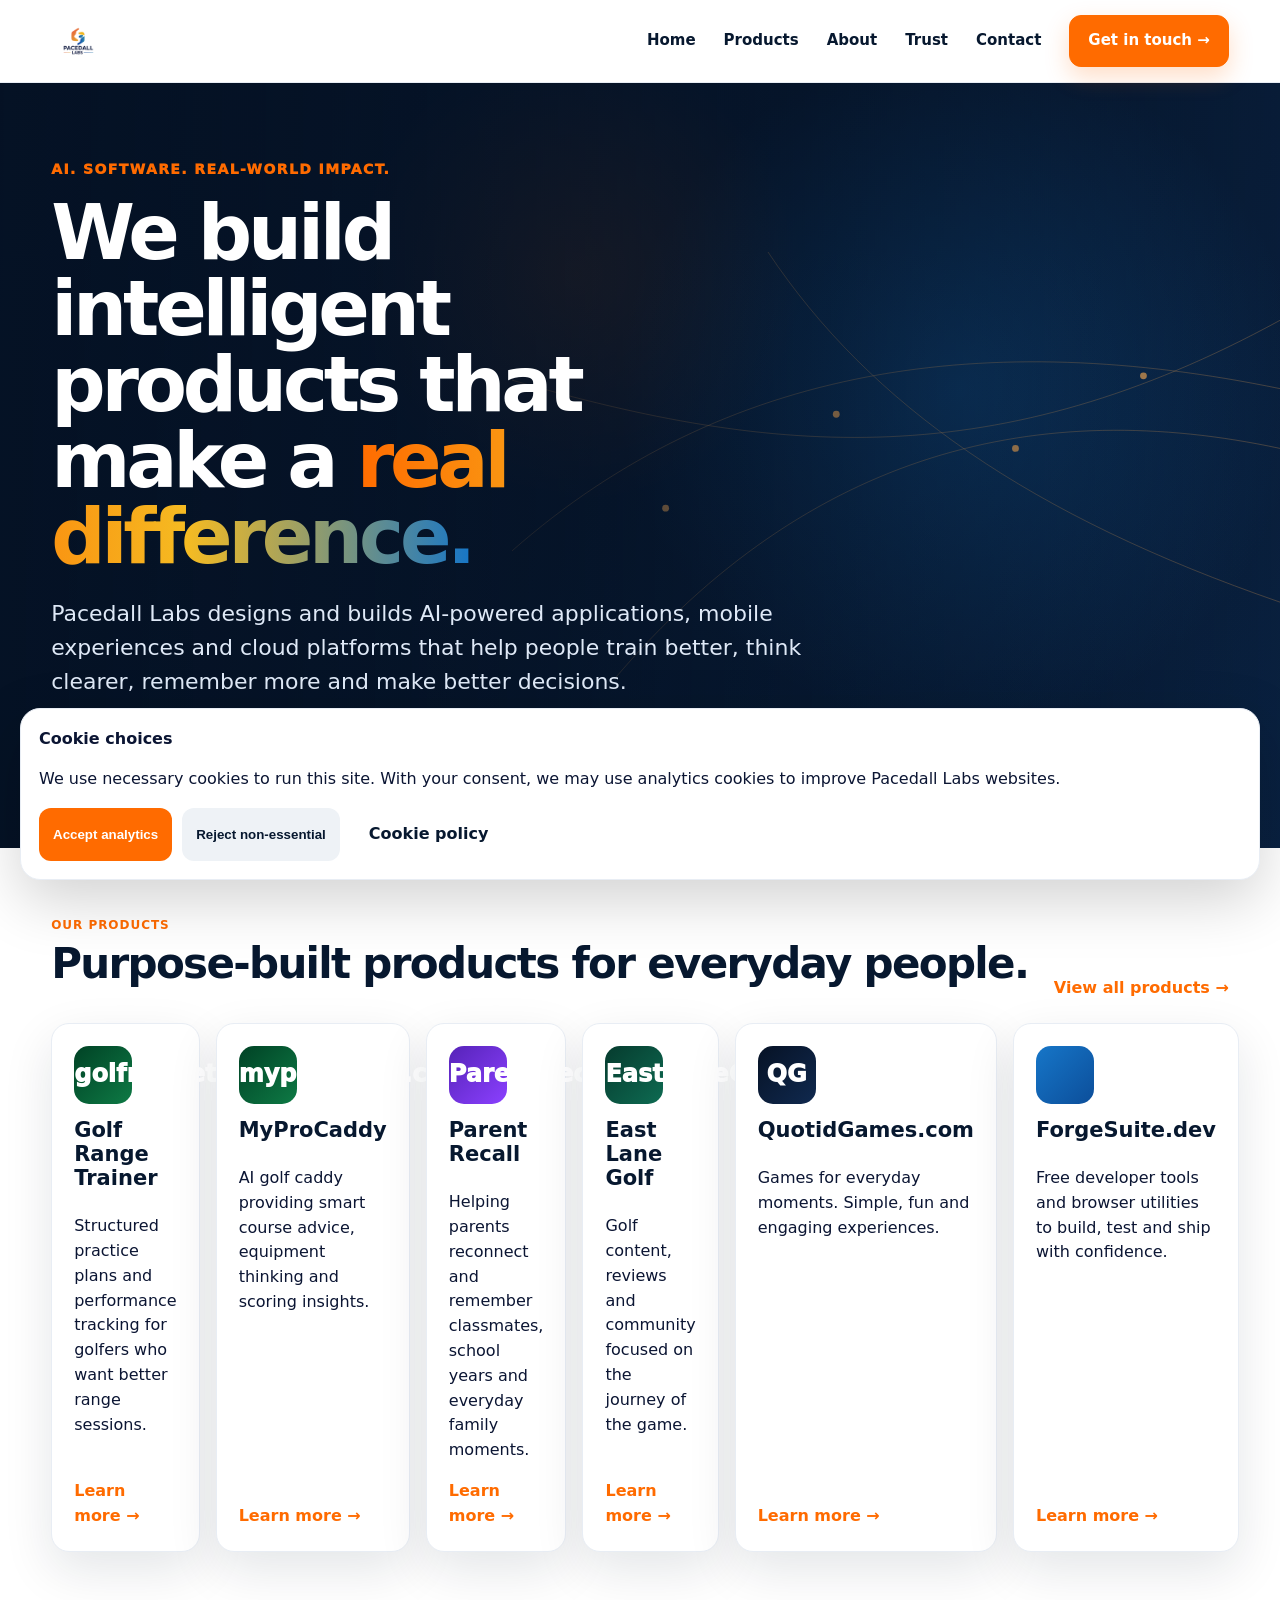
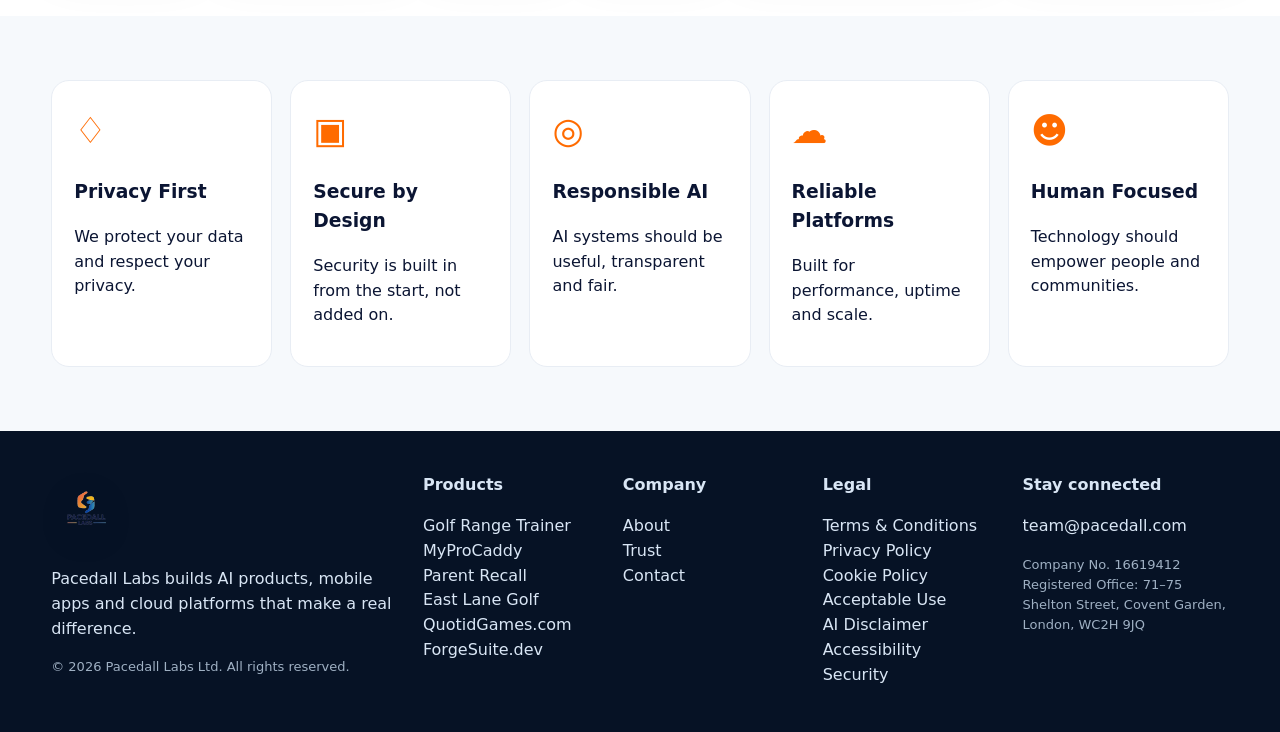
<file: index.html>
<!doctype html><html lang='en'><head><meta charset='utf-8'><meta name='viewport' content='width=device-width, initial-scale=1'><title>Home | Pacedall Labs</title><meta name='description' content='Pacedall Labs builds practical AI products, mobile applications and cloud platforms.'><link rel='stylesheet' href='/css/style.css'></head><body><header class='topbar'><div class='container nav'><a class='brand' href='/index.html'><img src='/assets/img/pacedall-labs-logo-transparent.png' alt='Pacedall Labs logo'></a><button class='menu-toggle'>Menu</button><nav class='navlinks'><a href='/index.html'>Home</a><a href='/products.html'>Products</a><a href='/about.html'>About</a><a href='/trust.html'>Trust</a><a href='/contact.html'>Contact</a><a class='btn' href='mailto:team@pacedall.com'>Get in touch →</a></nav></div></header><main><section class='hero'><div class='container'><div class='eyebrow'>AI. Software. Real-world impact.</div><h1>We build intelligent products that make a <span class='gradient'>real difference.</span></h1><p class='lead'>Pacedall Labs designs and builds AI-powered applications, mobile experiences and cloud platforms that help people train better, think clearer, remember more and make better decisions.</p><div class='hero-actions'><a class='btn' href='/products.html'>Explore our products →</a><a class='btn secondary' href='/about.html'>About Pacedall Labs</a></div></div></section><section class='section'><div class='container'><div class='section-head'><div><span class='tag'>Our products</span><h2>Purpose-built products for everyday people.</h2></div><a class='link' href='/products.html'>View all products →</a></div><div class='products-grid'><div class='product-card'><div class='icon golf'>golfrangetrainer.com</div><h3>Golf Range Trainer</h3><p>Structured practice plans and performance tracking for golfers who want better range sessions.</p><a class='link' href='/products.html#golf-range-trainer'>Learn more →</a></div><div class='product-card'><div class='icon golf'>myprocaddy.com</div><h3>MyProCaddy</h3><p>AI golf caddy providing smart course advice, equipment thinking and scoring insights.</p><a class='link' href='/products.html#myprocaddy'>Learn more →</a></div><div class='product-card'><div class='icon parent'>ParentRecall</div><h3>Parent Recall</h3><p>Helping parents reconnect and remember classmates, school years and everyday family moments.</p><a class='link' href='/products.html#parent-recall'>Learn more →</a></div><div class='product-card'><div class='icon east'>EastLaneGolf</div><h3>East Lane Golf</h3><p>Golf content, reviews and community focused on the journey of the game.</p><a class='link' href='/products.html#east-lane-golf'>Learn more →</a></div><div class='product-card'><div class='icon game'>QG</div><h3>QuotidGames.com</h3><p>Games for everyday moments. Simple, fun and engaging experiences.</p><a class='link' href='/products.html#quotid-games'>Learn more →</a></div><div class='product-card'><div class='icon forge'></></div><h3>ForgeSuite.dev</h3><p>Free developer tools and browser utilities to build, test and ship with confidence.</p><a class='link' href='/products.html#forgesuite'>Learn more →</a></div></div></div></section><section class='section soft'><div class='container trust-row'><div class='trust-item'><div class='big'>♢</div><h3>Privacy First</h3><p>We protect your data and respect your privacy.</p></div><div class='trust-item'><div class='big'>▣</div><h3>Secure by Design</h3><p>Security is built in from the start, not added on.</p></div><div class='trust-item'><div class='big'>◎</div><h3>Responsible AI</h3><p>AI systems should be useful, transparent and fair.</p></div><div class='trust-item'><div class='big'>☁</div><h3>Reliable Platforms</h3><p>Built for performance, uptime and scale.</p></div><div class='trust-item'><div class='big'>☻</div><h3>Human Focused</h3><p>Technology should empower people and communities.</p></div></div></section></main><footer class='footer'><div class='container footer-grid'><div><img class='footer-logo' src='/assets/img/pacedall-labs-logo-transparent.png' alt='Pacedall Labs logo'><p>Pacedall Labs builds AI products, mobile apps and cloud platforms that make a real difference.</p><p class='small'>© 2026 Pacedall Labs Ltd. All rights reserved.</p></div><div><strong>Products</strong><p><a href='/products.html#golf-range-trainer'>Golf Range Trainer</a><br><a href='/products.html#myprocaddy'>MyProCaddy</a><br><a href='/products.html#parent-recall'>Parent Recall</a><br><a href='/products.html#east-lane-golf'>East Lane Golf</a><br><a href='/products.html#quotid-games'>QuotidGames.com</a><br><a href='/products.html#forgesuite'>ForgeSuite.dev</a></p></div><div><strong>Company</strong><p><a href='/about.html'>About</a><br><a href='/trust.html'>Trust</a><br><a href='/contact.html'>Contact</a></p></div><div><strong>Legal</strong><p><a href='/legal/terms.html'>Terms & Conditions</a><br><a href='/legal/privacy.html'>Privacy Policy</a><br><a href='/legal/cookies.html'>Cookie Policy</a><br><a href='/legal/acceptable-use.html'>Acceptable Use</a><br><a href='/legal/ai-disclaimer.html'>AI Disclaimer</a><br><a href='/legal/accessibility.html'>Accessibility</a><br><a href='/legal/security.html'>Security</a></p></div><div><strong>Stay connected</strong><p><a href='mailto:team@pacedall.com'>team@pacedall.com</a></p><p class='small'>Company No. 16619412<br>Registered Office: 71–75 Shelton Street, Covent Garden, London, WC2H 9JQ</p></div></div></footer><div class='cookie-banner'><strong>Cookie choices</strong><p>We use necessary cookies to run this site. With your consent, we may use analytics cookies to improve Pacedall Labs websites.</p><div class='cookie-actions'><button class='accept' data-cookie-choice='accepted'>Accept analytics</button><button class='reject' data-cookie-choice='rejected'>Reject non-essential</button><a class='btn light' href='/legal/cookies.html'>Cookie policy</a></div></div><script src='/js/main.js'></script></body></html>
</file>
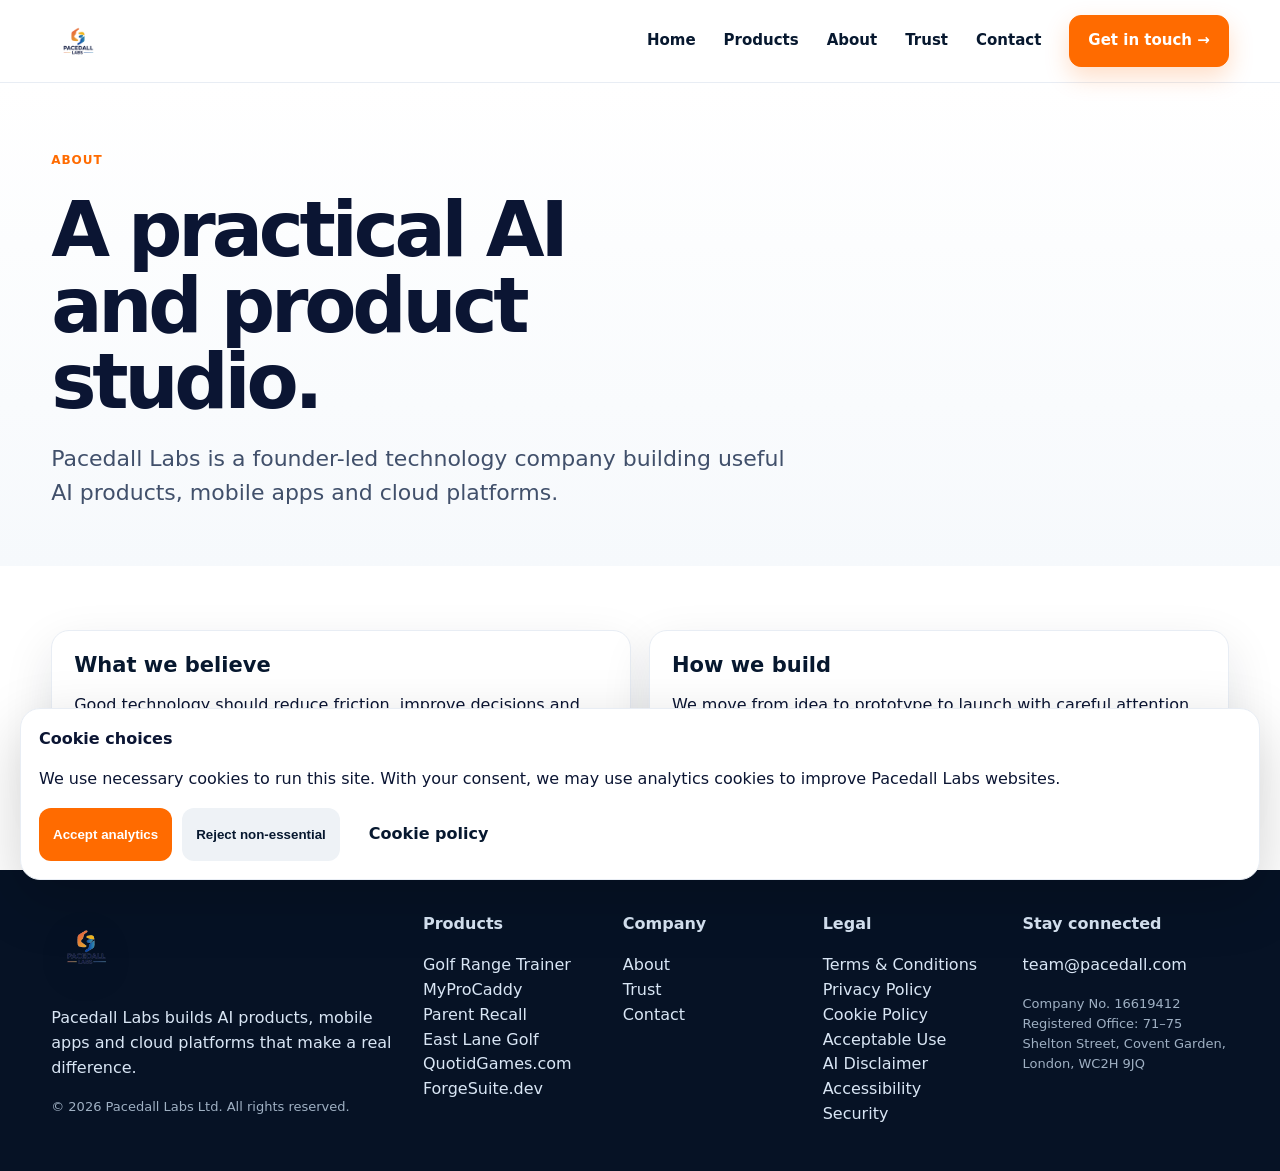
<file: about.html>
<!doctype html><html lang='en'><head><meta charset='utf-8'><meta name='viewport' content='width=device-width, initial-scale=1'><title>About | Pacedall Labs</title><meta name='description' content='About Pacedall Labs.'><link rel='stylesheet' href='/css/style.css'></head><body><header class='topbar'><div class='container nav'><a class='brand' href='/index.html'><img src='/assets/img/pacedall-labs-logo-transparent.png' alt='Pacedall Labs logo'></a><button class='menu-toggle'>Menu</button><nav class='navlinks'><a href='/index.html'>Home</a><a href='/products.html'>Products</a><a href='/about.html'>About</a><a href='/trust.html'>Trust</a><a href='/contact.html'>Contact</a><a class='btn' href='mailto:team@pacedall.com'>Get in touch →</a></nav></div></header><main><section class='page-hero'><div class='container'><span class='tag'>About</span><h1>A practical AI and product studio.</h1><p class='lead'>Pacedall Labs is a founder-led technology company building useful AI products, mobile apps and cloud platforms.</p></div></section><section class='section'><div class='container grid two'><div class='card'><h3>What we believe</h3><p>Good technology should reduce friction, improve decisions and earn its place in someone’s day. Pacedall Labs focuses on focused products with clear use cases, not vague AI hype.</p></div><div class='card'><h3>How we build</h3><p>We move from idea to prototype to launch with careful attention to UX, privacy, security, infrastructure and commercial testing.</p></div></div></section></main><footer class='footer'><div class='container footer-grid'><div><img class='footer-logo' src='/assets/img/pacedall-labs-logo-transparent.png' alt='Pacedall Labs logo'><p>Pacedall Labs builds AI products, mobile apps and cloud platforms that make a real difference.</p><p class='small'>© 2026 Pacedall Labs Ltd. All rights reserved.</p></div><div><strong>Products</strong><p><a href='/products.html#golf-range-trainer'>Golf Range Trainer</a><br><a href='/products.html#myprocaddy'>MyProCaddy</a><br><a href='/products.html#parent-recall'>Parent Recall</a><br><a href='/products.html#east-lane-golf'>East Lane Golf</a><br><a href='/products.html#quotid-games'>QuotidGames.com</a><br><a href='/products.html#forgesuite'>ForgeSuite.dev</a></p></div><div><strong>Company</strong><p><a href='/about.html'>About</a><br><a href='/trust.html'>Trust</a><br><a href='/contact.html'>Contact</a></p></div><div><strong>Legal</strong><p><a href='/legal/terms.html'>Terms & Conditions</a><br><a href='/legal/privacy.html'>Privacy Policy</a><br><a href='/legal/cookies.html'>Cookie Policy</a><br><a href='/legal/acceptable-use.html'>Acceptable Use</a><br><a href='/legal/ai-disclaimer.html'>AI Disclaimer</a><br><a href='/legal/accessibility.html'>Accessibility</a><br><a href='/legal/security.html'>Security</a></p></div><div><strong>Stay connected</strong><p><a href='mailto:team@pacedall.com'>team@pacedall.com</a></p><p class='small'>Company No. 16619412<br>Registered Office: 71–75 Shelton Street, Covent Garden, London, WC2H 9JQ</p></div></div></footer><div class='cookie-banner'><strong>Cookie choices</strong><p>We use necessary cookies to run this site. With your consent, we may use analytics cookies to improve Pacedall Labs websites.</p><div class='cookie-actions'><button class='accept' data-cookie-choice='accepted'>Accept analytics</button><button class='reject' data-cookie-choice='rejected'>Reject non-essential</button><a class='btn light' href='/legal/cookies.html'>Cookie policy</a></div></div><script src='/js/main.js'></script></body></html>
</file>
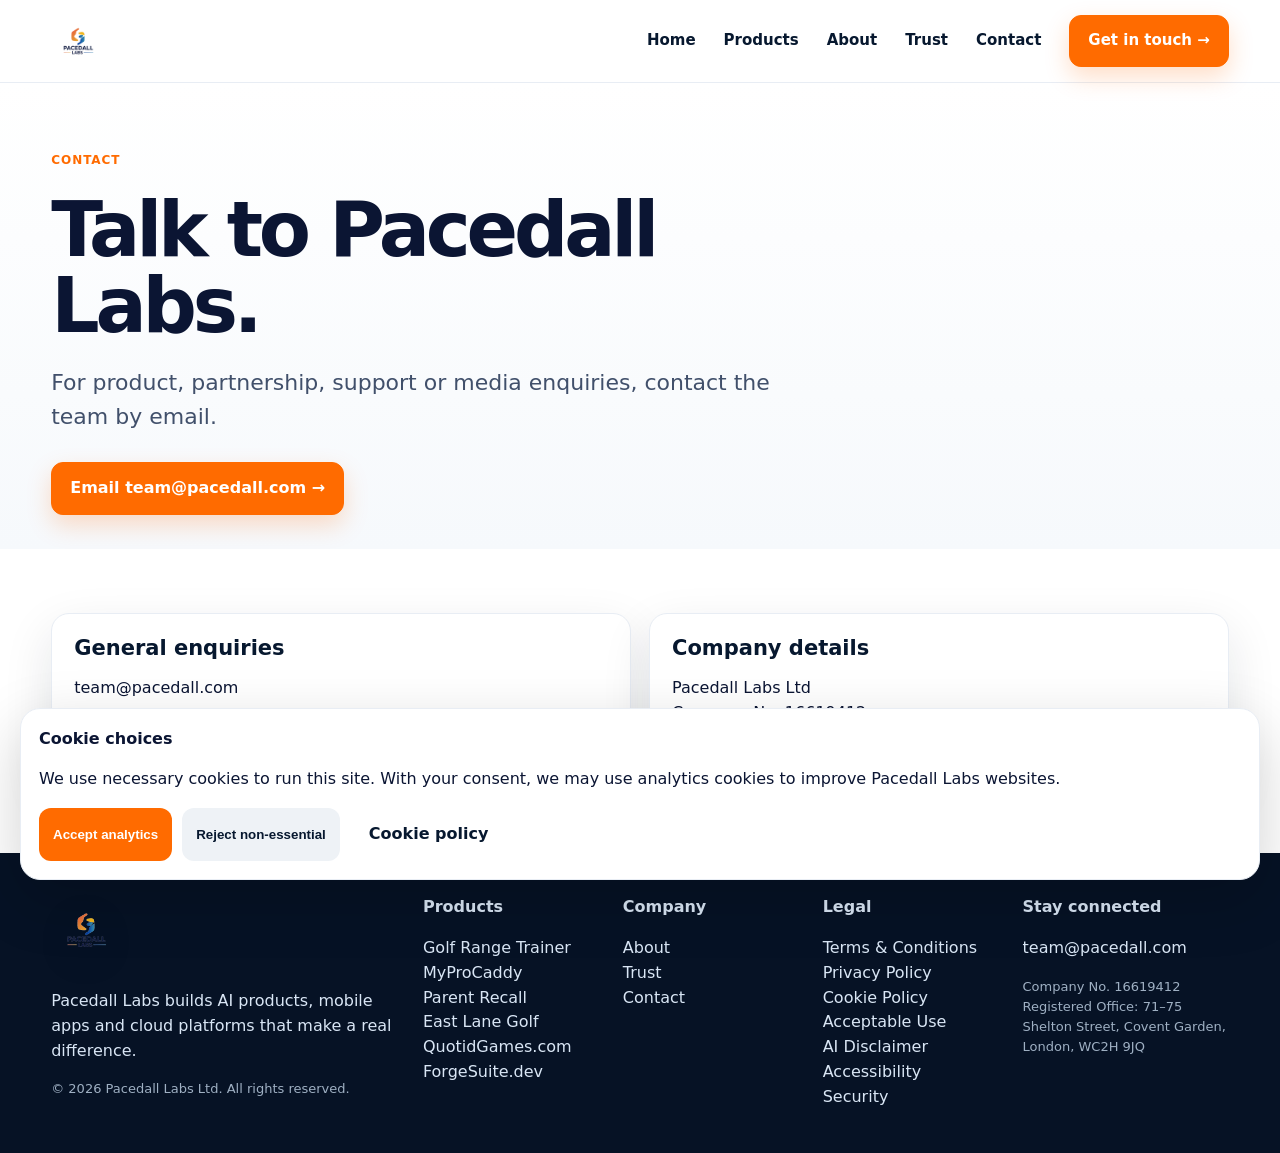
<file: contact.html>
<!doctype html><html lang='en'><head><meta charset='utf-8'><meta name='viewport' content='width=device-width, initial-scale=1'><title>Contact | Pacedall Labs</title><meta name='description' content='Contact Pacedall Labs.'><link rel='stylesheet' href='/css/style.css'></head><body><header class='topbar'><div class='container nav'><a class='brand' href='/index.html'><img src='/assets/img/pacedall-labs-logo-transparent.png' alt='Pacedall Labs logo'></a><button class='menu-toggle'>Menu</button><nav class='navlinks'><a href='/index.html'>Home</a><a href='/products.html'>Products</a><a href='/about.html'>About</a><a href='/trust.html'>Trust</a><a href='/contact.html'>Contact</a><a class='btn' href='mailto:team@pacedall.com'>Get in touch →</a></nav></div></header><main><section class='page-hero'><div class='container'><span class='tag'>Contact</span><h1>Talk to Pacedall Labs.</h1><p class='lead'>For product, partnership, support or media enquiries, contact the team by email.</p><div class='hero-actions'><a class='btn' href='mailto:team@pacedall.com'>Email team@pacedall.com →</a></div></div></section><section class='section'><div class='container grid two'><div class='card'><h3>General enquiries</h3><p>team@pacedall.com</p></div><div class='card'><h3>Company details</h3><p>Pacedall Labs Ltd<br>Company No. 16619412<br>71–75 Shelton Street, Covent Garden, London, WC2H 9JQ</p></div></div></section></main><footer class='footer'><div class='container footer-grid'><div><img class='footer-logo' src='/assets/img/pacedall-labs-logo-transparent.png' alt='Pacedall Labs logo'><p>Pacedall Labs builds AI products, mobile apps and cloud platforms that make a real difference.</p><p class='small'>© 2026 Pacedall Labs Ltd. All rights reserved.</p></div><div><strong>Products</strong><p><a href='/products.html#golf-range-trainer'>Golf Range Trainer</a><br><a href='/products.html#myprocaddy'>MyProCaddy</a><br><a href='/products.html#parent-recall'>Parent Recall</a><br><a href='/products.html#east-lane-golf'>East Lane Golf</a><br><a href='/products.html#quotid-games'>QuotidGames.com</a><br><a href='/products.html#forgesuite'>ForgeSuite.dev</a></p></div><div><strong>Company</strong><p><a href='/about.html'>About</a><br><a href='/trust.html'>Trust</a><br><a href='/contact.html'>Contact</a></p></div><div><strong>Legal</strong><p><a href='/legal/terms.html'>Terms & Conditions</a><br><a href='/legal/privacy.html'>Privacy Policy</a><br><a href='/legal/cookies.html'>Cookie Policy</a><br><a href='/legal/acceptable-use.html'>Acceptable Use</a><br><a href='/legal/ai-disclaimer.html'>AI Disclaimer</a><br><a href='/legal/accessibility.html'>Accessibility</a><br><a href='/legal/security.html'>Security</a></p></div><div><strong>Stay connected</strong><p><a href='mailto:team@pacedall.com'>team@pacedall.com</a></p><p class='small'>Company No. 16619412<br>Registered Office: 71–75 Shelton Street, Covent Garden, London, WC2H 9JQ</p></div></div></footer><div class='cookie-banner'><strong>Cookie choices</strong><p>We use necessary cookies to run this site. With your consent, we may use analytics cookies to improve Pacedall Labs websites.</p><div class='cookie-actions'><button class='accept' data-cookie-choice='accepted'>Accept analytics</button><button class='reject' data-cookie-choice='rejected'>Reject non-essential</button><a class='btn light' href='/legal/cookies.html'>Cookie policy</a></div></div><script src='/js/main.js'></script></body></html>
</file>
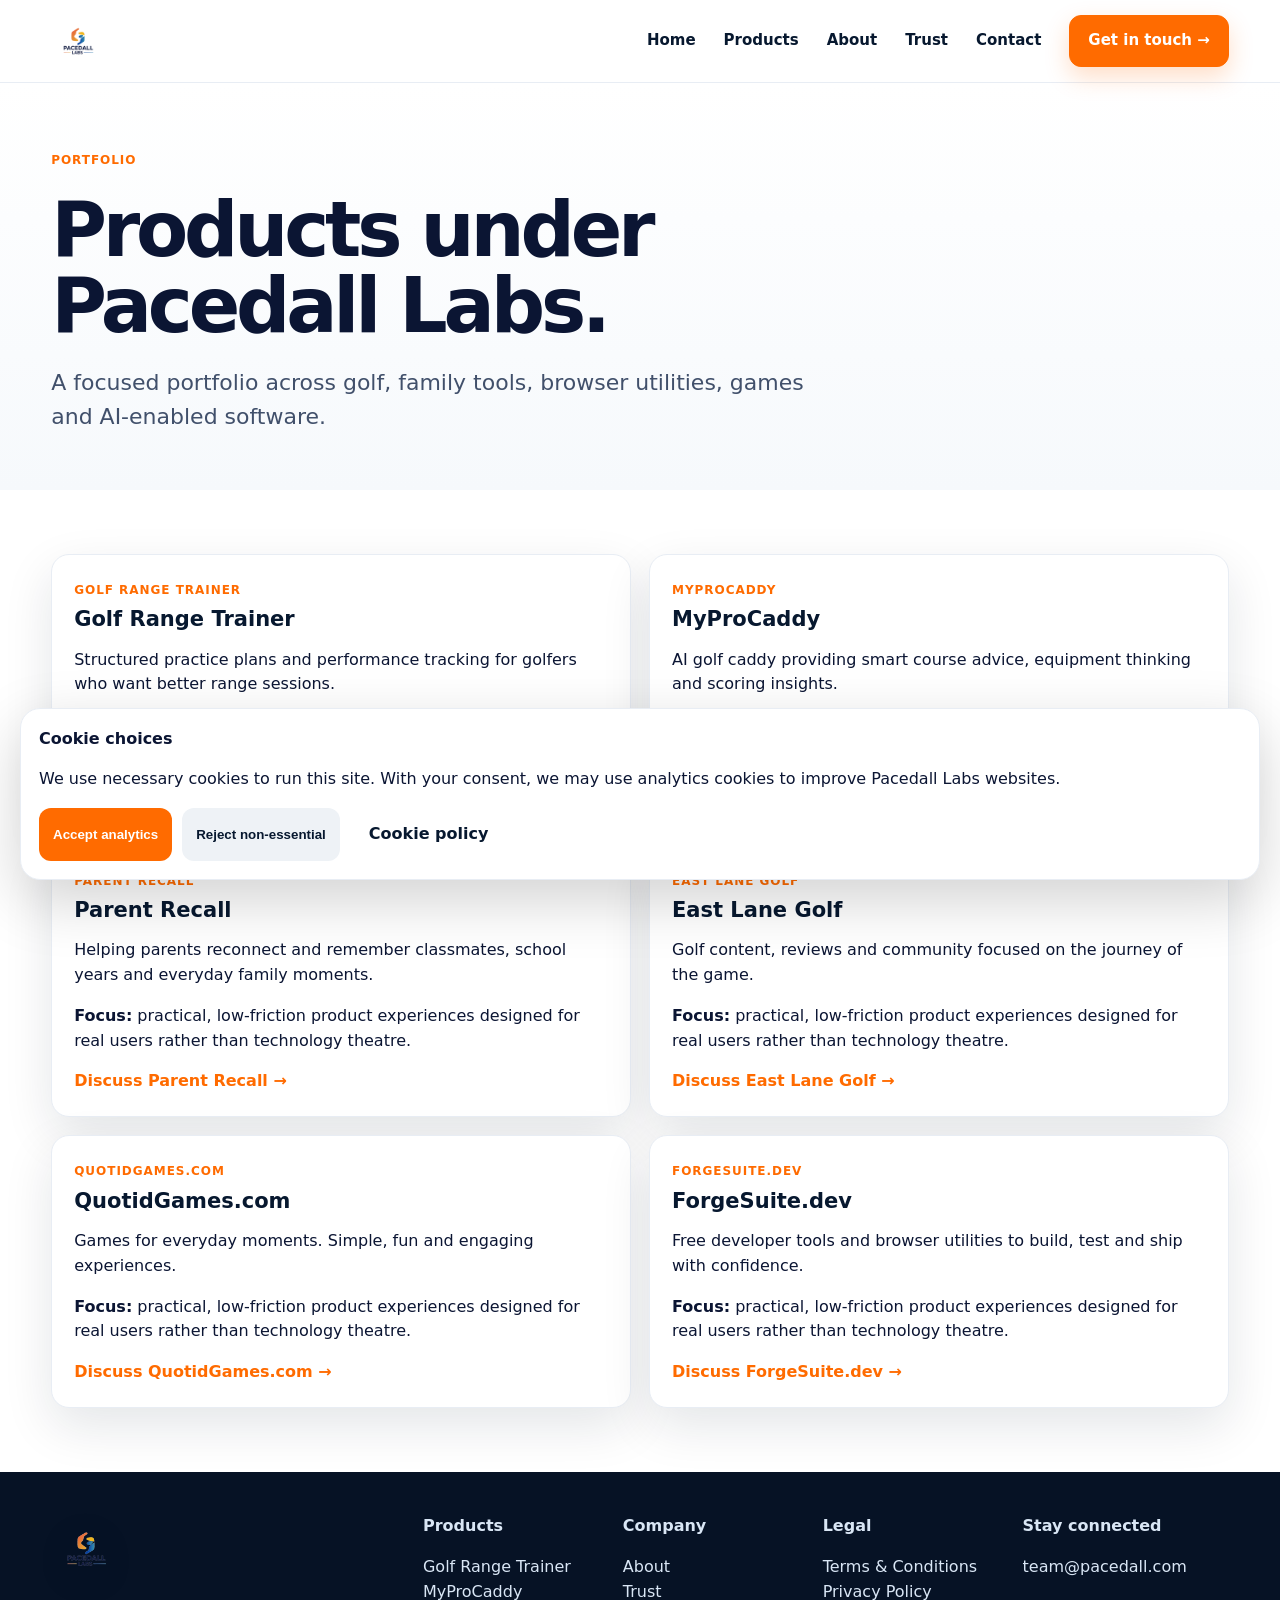
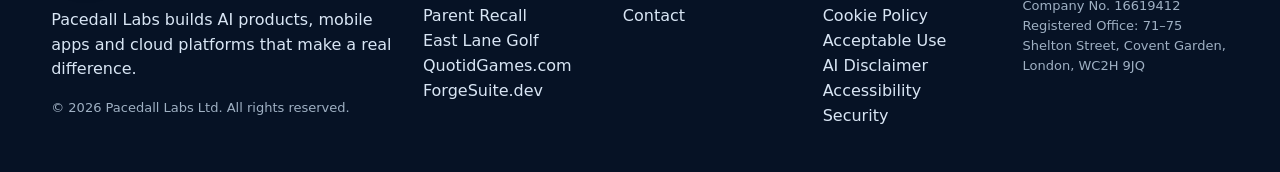
<file: products.html>
<!doctype html><html lang='en'><head><meta charset='utf-8'><meta name='viewport' content='width=device-width, initial-scale=1'><title>Products | Pacedall Labs</title><meta name='description' content='Explore Pacedall Labs products including Golf Range Trainer, MyProCaddy, Parent Recall, East Lane Golf, QuotidGames.com and ForgeSuite.dev.'><link rel='stylesheet' href='/css/style.css'></head><body><header class='topbar'><div class='container nav'><a class='brand' href='/index.html'><img src='/assets/img/pacedall-labs-logo-transparent.png' alt='Pacedall Labs logo'></a><button class='menu-toggle'>Menu</button><nav class='navlinks'><a href='/index.html'>Home</a><a href='/products.html'>Products</a><a href='/about.html'>About</a><a href='/trust.html'>Trust</a><a href='/contact.html'>Contact</a><a class='btn' href='mailto:team@pacedall.com'>Get in touch →</a></nav></div></header><main><section class='page-hero'><div class='container'><span class='tag'>Portfolio</span><h1>Products under Pacedall Labs.</h1><p class='lead'>A focused portfolio across golf, family tools, browser utilities, games and AI-enabled software.</p></div></section><section class='section'><div class='container'><div class='grid two'><div class='card' id='golf-range-trainer'><span class='tag'>Golf Range Trainer</span><h3>Golf Range Trainer</h3><p>Structured practice plans and performance tracking for golfers who want better range sessions.</p><p><strong>Focus:</strong> practical, low-friction product experiences designed for real users rather than technology theatre.</p><a class='link' href='mailto:team@pacedall.com?subject=Golf Range Trainer'>Discuss Golf Range Trainer →</a></div><div class='card' id='myprocaddy'><span class='tag'>MyProCaddy</span><h3>MyProCaddy</h3><p>AI golf caddy providing smart course advice, equipment thinking and scoring insights.</p><p><strong>Focus:</strong> practical, low-friction product experiences designed for real users rather than technology theatre.</p><a class='link' href='mailto:team@pacedall.com?subject=MyProCaddy'>Discuss MyProCaddy →</a></div><div class='card' id='parent-recall'><span class='tag'>Parent Recall</span><h3>Parent Recall</h3><p>Helping parents reconnect and remember classmates, school years and everyday family moments.</p><p><strong>Focus:</strong> practical, low-friction product experiences designed for real users rather than technology theatre.</p><a class='link' href='mailto:team@pacedall.com?subject=Parent Recall'>Discuss Parent Recall →</a></div><div class='card' id='east-lane-golf'><span class='tag'>East Lane Golf</span><h3>East Lane Golf</h3><p>Golf content, reviews and community focused on the journey of the game.</p><p><strong>Focus:</strong> practical, low-friction product experiences designed for real users rather than technology theatre.</p><a class='link' href='mailto:team@pacedall.com?subject=East Lane Golf'>Discuss East Lane Golf →</a></div><div class='card' id='quotid-games'><span class='tag'>QuotidGames.com</span><h3>QuotidGames.com</h3><p>Games for everyday moments. Simple, fun and engaging experiences.</p><p><strong>Focus:</strong> practical, low-friction product experiences designed for real users rather than technology theatre.</p><a class='link' href='mailto:team@pacedall.com?subject=QuotidGames.com'>Discuss QuotidGames.com →</a></div><div class='card' id='forgesuite'><span class='tag'>ForgeSuite.dev</span><h3>ForgeSuite.dev</h3><p>Free developer tools and browser utilities to build, test and ship with confidence.</p><p><strong>Focus:</strong> practical, low-friction product experiences designed for real users rather than technology theatre.</p><a class='link' href='mailto:team@pacedall.com?subject=ForgeSuite.dev'>Discuss ForgeSuite.dev →</a></div></div></div></section></main><footer class='footer'><div class='container footer-grid'><div><img class='footer-logo' src='/assets/img/pacedall-labs-logo-transparent.png' alt='Pacedall Labs logo'><p>Pacedall Labs builds AI products, mobile apps and cloud platforms that make a real difference.</p><p class='small'>© 2026 Pacedall Labs Ltd. All rights reserved.</p></div><div><strong>Products</strong><p><a href='/products.html#golf-range-trainer'>Golf Range Trainer</a><br><a href='/products.html#myprocaddy'>MyProCaddy</a><br><a href='/products.html#parent-recall'>Parent Recall</a><br><a href='/products.html#east-lane-golf'>East Lane Golf</a><br><a href='/products.html#quotid-games'>QuotidGames.com</a><br><a href='/products.html#forgesuite'>ForgeSuite.dev</a></p></div><div><strong>Company</strong><p><a href='/about.html'>About</a><br><a href='/trust.html'>Trust</a><br><a href='/contact.html'>Contact</a></p></div><div><strong>Legal</strong><p><a href='/legal/terms.html'>Terms & Conditions</a><br><a href='/legal/privacy.html'>Privacy Policy</a><br><a href='/legal/cookies.html'>Cookie Policy</a><br><a href='/legal/acceptable-use.html'>Acceptable Use</a><br><a href='/legal/ai-disclaimer.html'>AI Disclaimer</a><br><a href='/legal/accessibility.html'>Accessibility</a><br><a href='/legal/security.html'>Security</a></p></div><div><strong>Stay connected</strong><p><a href='mailto:team@pacedall.com'>team@pacedall.com</a></p><p class='small'>Company No. 16619412<br>Registered Office: 71–75 Shelton Street, Covent Garden, London, WC2H 9JQ</p></div></div></footer><div class='cookie-banner'><strong>Cookie choices</strong><p>We use necessary cookies to run this site. With your consent, we may use analytics cookies to improve Pacedall Labs websites.</p><div class='cookie-actions'><button class='accept' data-cookie-choice='accepted'>Accept analytics</button><button class='reject' data-cookie-choice='rejected'>Reject non-essential</button><a class='btn light' href='/legal/cookies.html'>Cookie policy</a></div></div><script src='/js/main.js'></script></body></html>
</file>
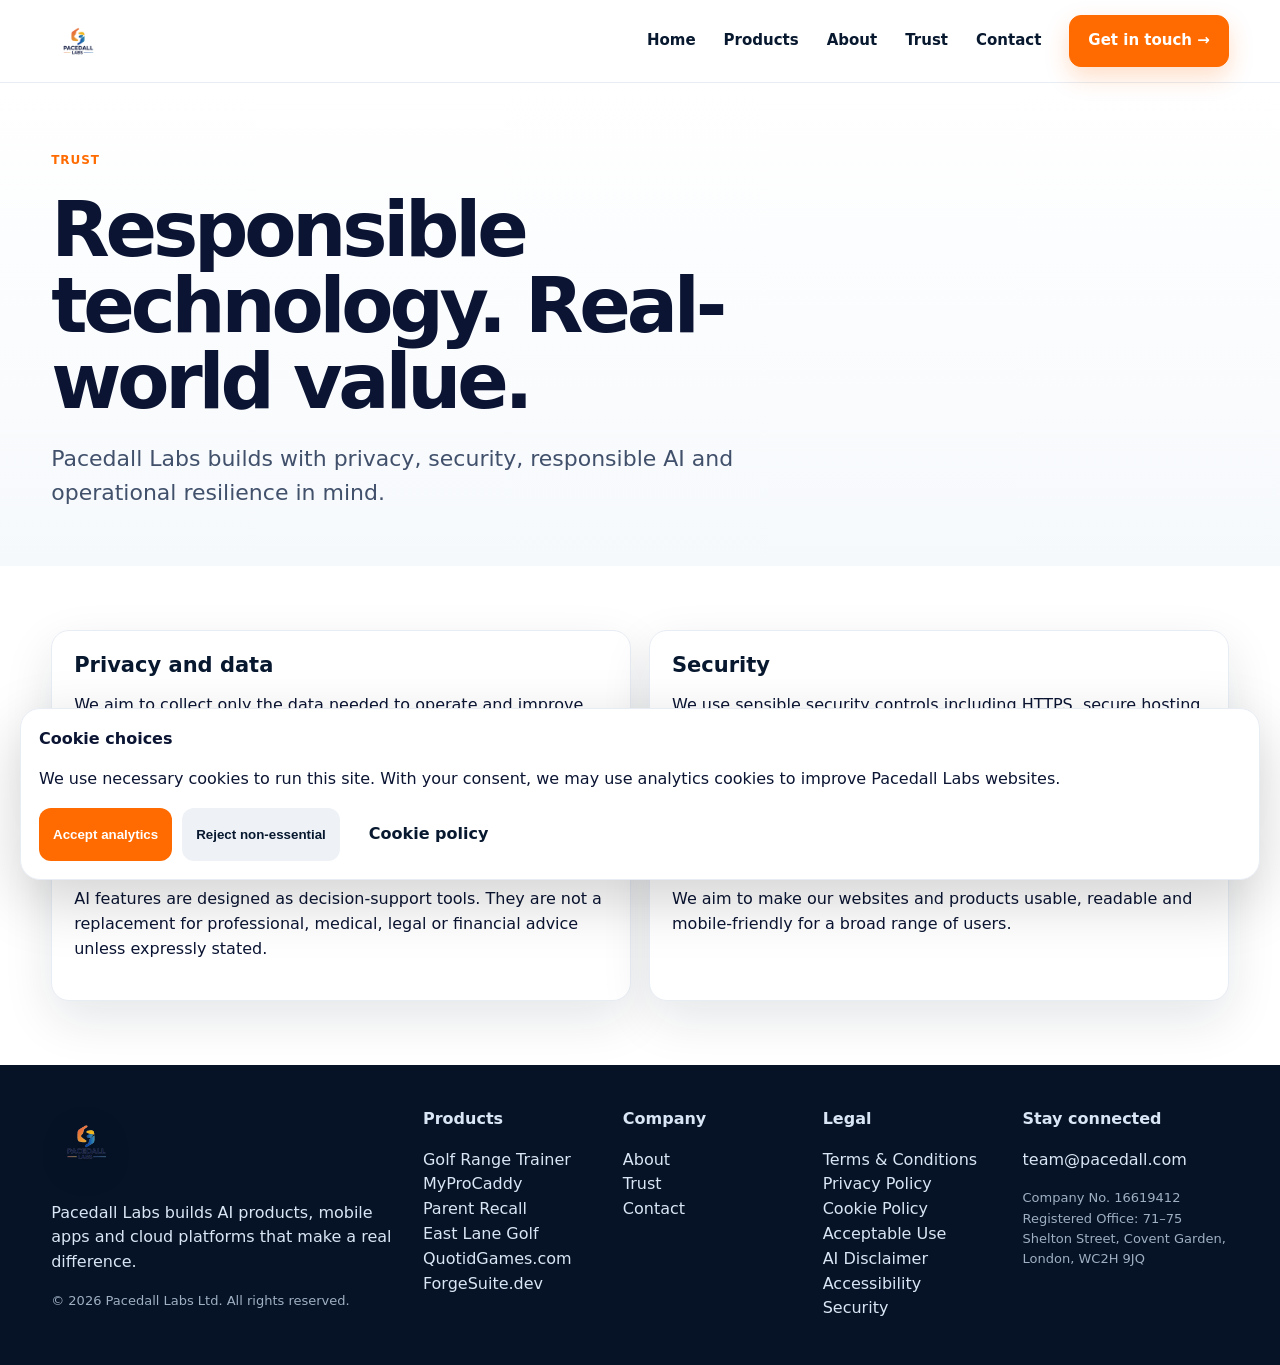
<file: trust.html>
<!doctype html><html lang='en'><head><meta charset='utf-8'><meta name='viewport' content='width=device-width, initial-scale=1'><title>Trust | Pacedall Labs</title><meta name='description' content='Pacedall Labs trust, privacy, security and responsible AI principles.'><link rel='stylesheet' href='/css/style.css'></head><body><header class='topbar'><div class='container nav'><a class='brand' href='/index.html'><img src='/assets/img/pacedall-labs-logo-transparent.png' alt='Pacedall Labs logo'></a><button class='menu-toggle'>Menu</button><nav class='navlinks'><a href='/index.html'>Home</a><a href='/products.html'>Products</a><a href='/about.html'>About</a><a href='/trust.html'>Trust</a><a href='/contact.html'>Contact</a><a class='btn' href='mailto:team@pacedall.com'>Get in touch →</a></nav></div></header><main><section class='page-hero'><div class='container'><span class='tag'>Trust</span><h1>Responsible technology. Real-world value.</h1><p class='lead'>Pacedall Labs builds with privacy, security, responsible AI and operational resilience in mind.</p></div></section><section class='section'><div class='container grid two'><div class='card'><h3>Privacy and data</h3><p>We aim to collect only the data needed to operate and improve each product, with clear privacy policies and account deletion options where user accounts exist.</p></div><div class='card'><h3>Security</h3><p>We use sensible security controls including HTTPS, secure hosting, access controls and monitoring appropriate to each product stage.</p></div><div class='card'><h3>Responsible AI</h3><p>AI features are designed as decision-support tools. They are not a replacement for professional, medical, legal or financial advice unless expressly stated.</p></div><div class='card'><h3>Accessibility</h3><p>We aim to make our websites and products usable, readable and mobile-friendly for a broad range of users.</p></div></div></section></main><footer class='footer'><div class='container footer-grid'><div><img class='footer-logo' src='/assets/img/pacedall-labs-logo-transparent.png' alt='Pacedall Labs logo'><p>Pacedall Labs builds AI products, mobile apps and cloud platforms that make a real difference.</p><p class='small'>© 2026 Pacedall Labs Ltd. All rights reserved.</p></div><div><strong>Products</strong><p><a href='/products.html#golf-range-trainer'>Golf Range Trainer</a><br><a href='/products.html#myprocaddy'>MyProCaddy</a><br><a href='/products.html#parent-recall'>Parent Recall</a><br><a href='/products.html#east-lane-golf'>East Lane Golf</a><br><a href='/products.html#quotid-games'>QuotidGames.com</a><br><a href='/products.html#forgesuite'>ForgeSuite.dev</a></p></div><div><strong>Company</strong><p><a href='/about.html'>About</a><br><a href='/trust.html'>Trust</a><br><a href='/contact.html'>Contact</a></p></div><div><strong>Legal</strong><p><a href='/legal/terms.html'>Terms & Conditions</a><br><a href='/legal/privacy.html'>Privacy Policy</a><br><a href='/legal/cookies.html'>Cookie Policy</a><br><a href='/legal/acceptable-use.html'>Acceptable Use</a><br><a href='/legal/ai-disclaimer.html'>AI Disclaimer</a><br><a href='/legal/accessibility.html'>Accessibility</a><br><a href='/legal/security.html'>Security</a></p></div><div><strong>Stay connected</strong><p><a href='mailto:team@pacedall.com'>team@pacedall.com</a></p><p class='small'>Company No. 16619412<br>Registered Office: 71–75 Shelton Street, Covent Garden, London, WC2H 9JQ</p></div></div></footer><div class='cookie-banner'><strong>Cookie choices</strong><p>We use necessary cookies to run this site. With your consent, we may use analytics cookies to improve Pacedall Labs websites.</p><div class='cookie-actions'><button class='accept' data-cookie-choice='accepted'>Accept analytics</button><button class='reject' data-cookie-choice='rejected'>Reject non-essential</button><a class='btn light' href='/legal/cookies.html'>Cookie policy</a></div></div><script src='/js/main.js'></script></body></html>
</file>
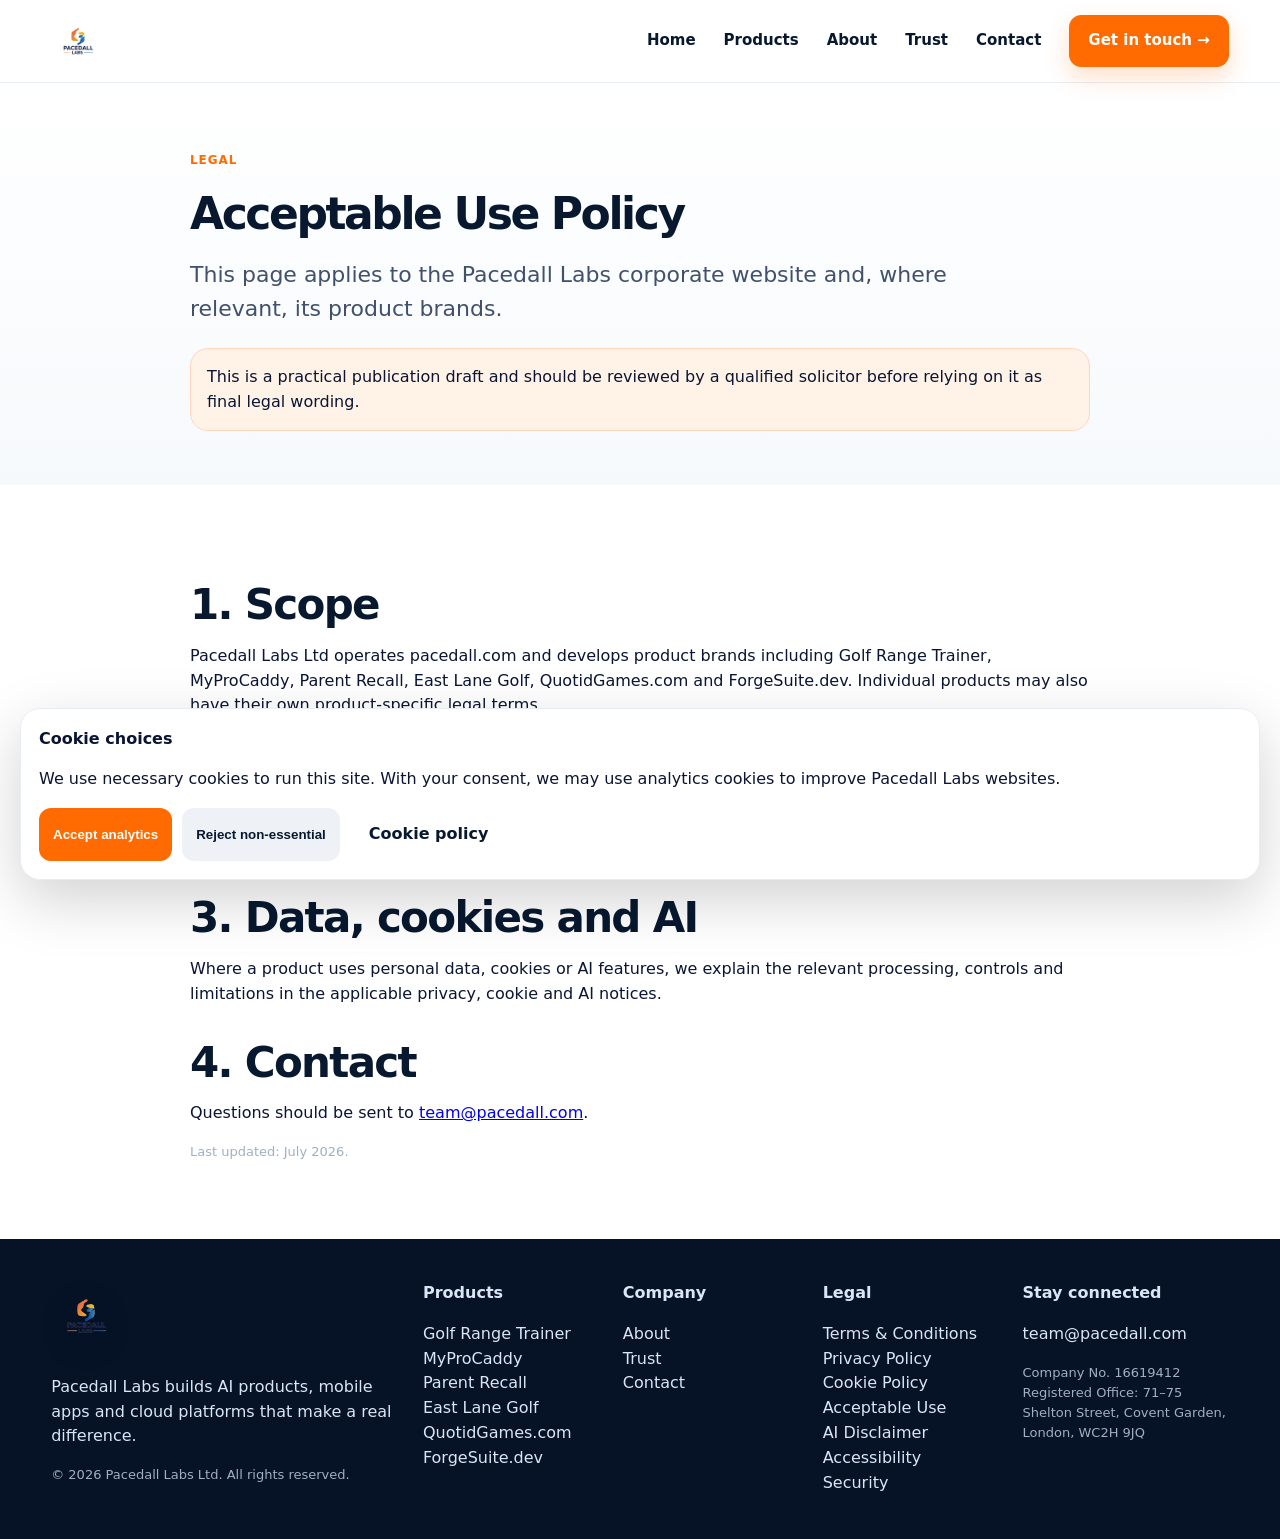
<file: legal/acceptable-use.html>
<!doctype html><html lang='en'><head><meta charset='utf-8'><meta name='viewport' content='width=device-width, initial-scale=1'><title>Acceptable Use Policy | Pacedall Labs</title><meta name='description' content='Acceptable Use Policy for Pacedall Labs.'><link rel='stylesheet' href='/css/style.css'></head><body><header class='topbar'><div class='container nav'><a class='brand' href='/index.html'><img src='/assets/img/pacedall-labs-logo-transparent.png' alt='Pacedall Labs logo'></a><button class='menu-toggle'>Menu</button><nav class='navlinks'><a href='/index.html'>Home</a><a href='/products.html'>Products</a><a href='/about.html'>About</a><a href='/trust.html'>Trust</a><a href='/contact.html'>Contact</a><a class='btn' href='mailto:team@pacedall.com'>Get in touch →</a></nav></div></header><main><section class='page-hero'><div class='container legal'><span class='tag'>Legal</span><h1>Acceptable Use Policy</h1><p class='lead'>This page applies to the Pacedall Labs corporate website and, where relevant, its product brands.</p><div class='notice'>This is a practical publication draft and should be reviewed by a qualified solicitor before relying on it as final legal wording.</div></div></section><section class='section'><div class='container legal'><h2>1. Scope</h2><p>Pacedall Labs Ltd operates pacedall.com and develops product brands including Golf Range Trainer, MyProCaddy, Parent Recall, East Lane Golf, QuotidGames.com and ForgeSuite.dev. Individual products may also have their own product-specific legal terms.</p><h2>2. User responsibilities</h2><p>You must use our websites and products lawfully, respectfully and without attempting to disrupt, copy, reverse-engineer or misuse the service.</p><h2>3. Data, cookies and AI</h2><p>Where a product uses personal data, cookies or AI features, we explain the relevant processing, controls and limitations in the applicable privacy, cookie and AI notices.</p><h2>4. Contact</h2><p>Questions should be sent to <a href='mailto:team@pacedall.com'>team@pacedall.com</a>.</p><p class='small'>Last updated: July 2026.</p></div></section></main><footer class='footer'><div class='container footer-grid'><div><img class='footer-logo' src='/assets/img/pacedall-labs-logo-transparent.png' alt='Pacedall Labs logo'><p>Pacedall Labs builds AI products, mobile apps and cloud platforms that make a real difference.</p><p class='small'>© 2026 Pacedall Labs Ltd. All rights reserved.</p></div><div><strong>Products</strong><p><a href='/products.html#golf-range-trainer'>Golf Range Trainer</a><br><a href='/products.html#myprocaddy'>MyProCaddy</a><br><a href='/products.html#parent-recall'>Parent Recall</a><br><a href='/products.html#east-lane-golf'>East Lane Golf</a><br><a href='/products.html#quotid-games'>QuotidGames.com</a><br><a href='/products.html#forgesuite'>ForgeSuite.dev</a></p></div><div><strong>Company</strong><p><a href='/about.html'>About</a><br><a href='/trust.html'>Trust</a><br><a href='/contact.html'>Contact</a></p></div><div><strong>Legal</strong><p><a href='/legal/terms.html'>Terms & Conditions</a><br><a href='/legal/privacy.html'>Privacy Policy</a><br><a href='/legal/cookies.html'>Cookie Policy</a><br><a href='/legal/acceptable-use.html'>Acceptable Use</a><br><a href='/legal/ai-disclaimer.html'>AI Disclaimer</a><br><a href='/legal/accessibility.html'>Accessibility</a><br><a href='/legal/security.html'>Security</a></p></div><div><strong>Stay connected</strong><p><a href='mailto:team@pacedall.com'>team@pacedall.com</a></p><p class='small'>Company No. 16619412<br>Registered Office: 71–75 Shelton Street, Covent Garden, London, WC2H 9JQ</p></div></div></footer><div class='cookie-banner'><strong>Cookie choices</strong><p>We use necessary cookies to run this site. With your consent, we may use analytics cookies to improve Pacedall Labs websites.</p><div class='cookie-actions'><button class='accept' data-cookie-choice='accepted'>Accept analytics</button><button class='reject' data-cookie-choice='rejected'>Reject non-essential</button><a class='btn light' href='/legal/cookies.html'>Cookie policy</a></div></div><script src='/js/main.js'></script></body></html>
</file>
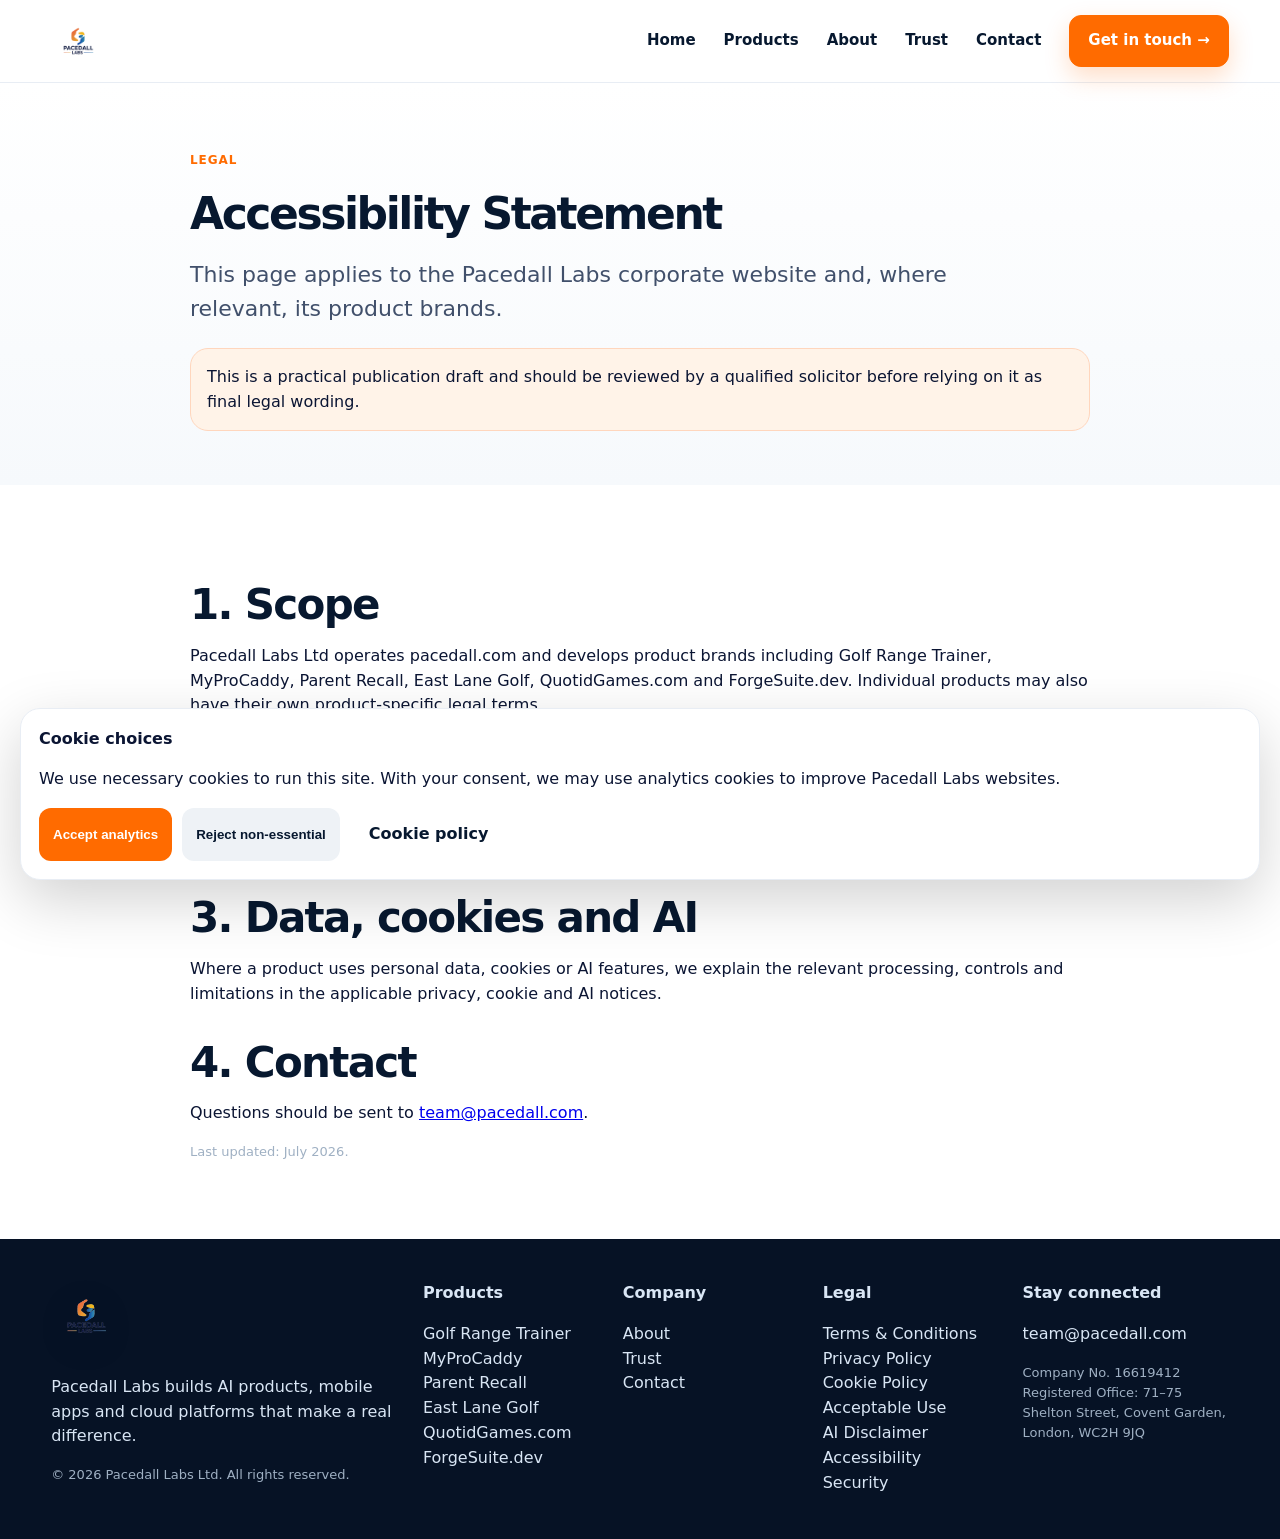
<file: legal/accessibility.html>
<!doctype html><html lang='en'><head><meta charset='utf-8'><meta name='viewport' content='width=device-width, initial-scale=1'><title>Accessibility Statement | Pacedall Labs</title><meta name='description' content='Accessibility Statement for Pacedall Labs.'><link rel='stylesheet' href='/css/style.css'></head><body><header class='topbar'><div class='container nav'><a class='brand' href='/index.html'><img src='/assets/img/pacedall-labs-logo-transparent.png' alt='Pacedall Labs logo'></a><button class='menu-toggle'>Menu</button><nav class='navlinks'><a href='/index.html'>Home</a><a href='/products.html'>Products</a><a href='/about.html'>About</a><a href='/trust.html'>Trust</a><a href='/contact.html'>Contact</a><a class='btn' href='mailto:team@pacedall.com'>Get in touch →</a></nav></div></header><main><section class='page-hero'><div class='container legal'><span class='tag'>Legal</span><h1>Accessibility Statement</h1><p class='lead'>This page applies to the Pacedall Labs corporate website and, where relevant, its product brands.</p><div class='notice'>This is a practical publication draft and should be reviewed by a qualified solicitor before relying on it as final legal wording.</div></div></section><section class='section'><div class='container legal'><h2>1. Scope</h2><p>Pacedall Labs Ltd operates pacedall.com and develops product brands including Golf Range Trainer, MyProCaddy, Parent Recall, East Lane Golf, QuotidGames.com and ForgeSuite.dev. Individual products may also have their own product-specific legal terms.</p><h2>2. User responsibilities</h2><p>You must use our websites and products lawfully, respectfully and without attempting to disrupt, copy, reverse-engineer or misuse the service.</p><h2>3. Data, cookies and AI</h2><p>Where a product uses personal data, cookies or AI features, we explain the relevant processing, controls and limitations in the applicable privacy, cookie and AI notices.</p><h2>4. Contact</h2><p>Questions should be sent to <a href='mailto:team@pacedall.com'>team@pacedall.com</a>.</p><p class='small'>Last updated: July 2026.</p></div></section></main><footer class='footer'><div class='container footer-grid'><div><img class='footer-logo' src='/assets/img/pacedall-labs-logo-transparent.png' alt='Pacedall Labs logo'><p>Pacedall Labs builds AI products, mobile apps and cloud platforms that make a real difference.</p><p class='small'>© 2026 Pacedall Labs Ltd. All rights reserved.</p></div><div><strong>Products</strong><p><a href='/products.html#golf-range-trainer'>Golf Range Trainer</a><br><a href='/products.html#myprocaddy'>MyProCaddy</a><br><a href='/products.html#parent-recall'>Parent Recall</a><br><a href='/products.html#east-lane-golf'>East Lane Golf</a><br><a href='/products.html#quotid-games'>QuotidGames.com</a><br><a href='/products.html#forgesuite'>ForgeSuite.dev</a></p></div><div><strong>Company</strong><p><a href='/about.html'>About</a><br><a href='/trust.html'>Trust</a><br><a href='/contact.html'>Contact</a></p></div><div><strong>Legal</strong><p><a href='/legal/terms.html'>Terms & Conditions</a><br><a href='/legal/privacy.html'>Privacy Policy</a><br><a href='/legal/cookies.html'>Cookie Policy</a><br><a href='/legal/acceptable-use.html'>Acceptable Use</a><br><a href='/legal/ai-disclaimer.html'>AI Disclaimer</a><br><a href='/legal/accessibility.html'>Accessibility</a><br><a href='/legal/security.html'>Security</a></p></div><div><strong>Stay connected</strong><p><a href='mailto:team@pacedall.com'>team@pacedall.com</a></p><p class='small'>Company No. 16619412<br>Registered Office: 71–75 Shelton Street, Covent Garden, London, WC2H 9JQ</p></div></div></footer><div class='cookie-banner'><strong>Cookie choices</strong><p>We use necessary cookies to run this site. With your consent, we may use analytics cookies to improve Pacedall Labs websites.</p><div class='cookie-actions'><button class='accept' data-cookie-choice='accepted'>Accept analytics</button><button class='reject' data-cookie-choice='rejected'>Reject non-essential</button><a class='btn light' href='/legal/cookies.html'>Cookie policy</a></div></div><script src='/js/main.js'></script></body></html>
</file>
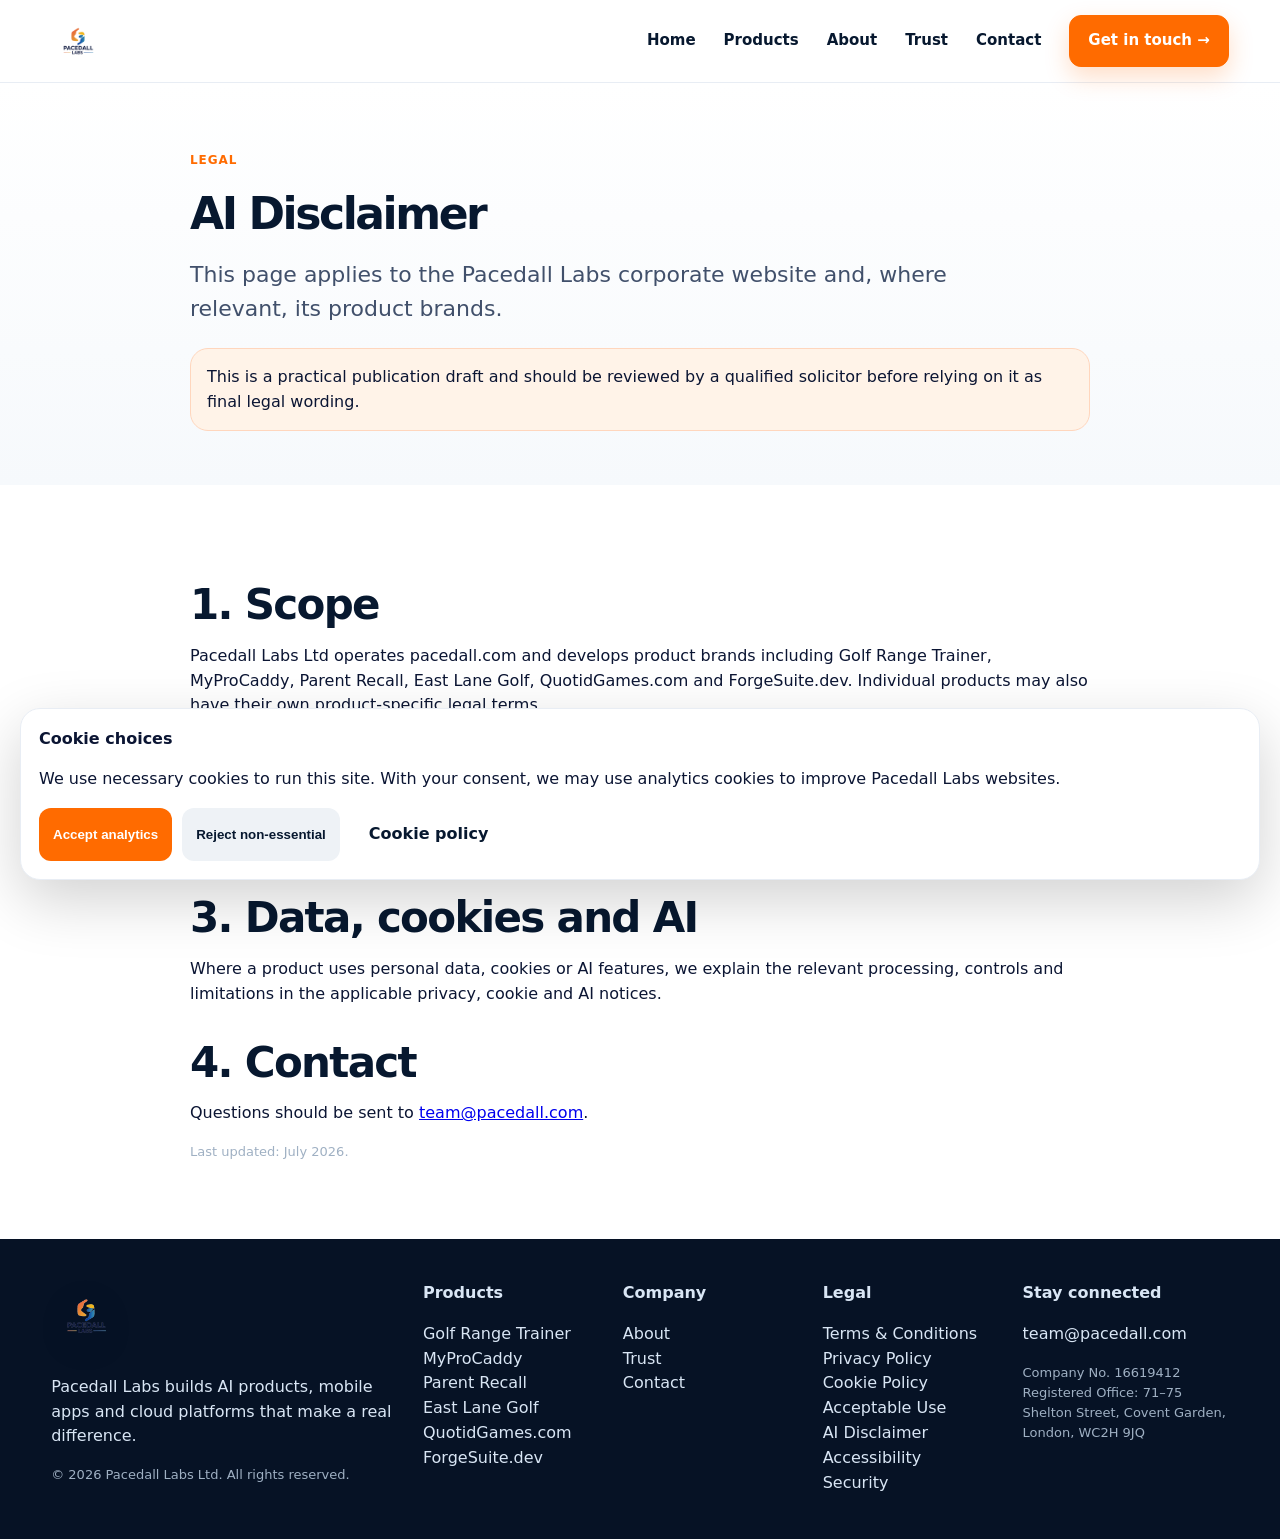
<file: legal/ai-disclaimer.html>
<!doctype html><html lang='en'><head><meta charset='utf-8'><meta name='viewport' content='width=device-width, initial-scale=1'><title>AI Disclaimer | Pacedall Labs</title><meta name='description' content='AI Disclaimer for Pacedall Labs.'><link rel='stylesheet' href='/css/style.css'></head><body><header class='topbar'><div class='container nav'><a class='brand' href='/index.html'><img src='/assets/img/pacedall-labs-logo-transparent.png' alt='Pacedall Labs logo'></a><button class='menu-toggle'>Menu</button><nav class='navlinks'><a href='/index.html'>Home</a><a href='/products.html'>Products</a><a href='/about.html'>About</a><a href='/trust.html'>Trust</a><a href='/contact.html'>Contact</a><a class='btn' href='mailto:team@pacedall.com'>Get in touch →</a></nav></div></header><main><section class='page-hero'><div class='container legal'><span class='tag'>Legal</span><h1>AI Disclaimer</h1><p class='lead'>This page applies to the Pacedall Labs corporate website and, where relevant, its product brands.</p><div class='notice'>This is a practical publication draft and should be reviewed by a qualified solicitor before relying on it as final legal wording.</div></div></section><section class='section'><div class='container legal'><h2>1. Scope</h2><p>Pacedall Labs Ltd operates pacedall.com and develops product brands including Golf Range Trainer, MyProCaddy, Parent Recall, East Lane Golf, QuotidGames.com and ForgeSuite.dev. Individual products may also have their own product-specific legal terms.</p><h2>2. User responsibilities</h2><p>You must use our websites and products lawfully, respectfully and without attempting to disrupt, copy, reverse-engineer or misuse the service.</p><h2>3. Data, cookies and AI</h2><p>Where a product uses personal data, cookies or AI features, we explain the relevant processing, controls and limitations in the applicable privacy, cookie and AI notices.</p><h2>4. Contact</h2><p>Questions should be sent to <a href='mailto:team@pacedall.com'>team@pacedall.com</a>.</p><p class='small'>Last updated: July 2026.</p></div></section></main><footer class='footer'><div class='container footer-grid'><div><img class='footer-logo' src='/assets/img/pacedall-labs-logo-transparent.png' alt='Pacedall Labs logo'><p>Pacedall Labs builds AI products, mobile apps and cloud platforms that make a real difference.</p><p class='small'>© 2026 Pacedall Labs Ltd. All rights reserved.</p></div><div><strong>Products</strong><p><a href='/products.html#golf-range-trainer'>Golf Range Trainer</a><br><a href='/products.html#myprocaddy'>MyProCaddy</a><br><a href='/products.html#parent-recall'>Parent Recall</a><br><a href='/products.html#east-lane-golf'>East Lane Golf</a><br><a href='/products.html#quotid-games'>QuotidGames.com</a><br><a href='/products.html#forgesuite'>ForgeSuite.dev</a></p></div><div><strong>Company</strong><p><a href='/about.html'>About</a><br><a href='/trust.html'>Trust</a><br><a href='/contact.html'>Contact</a></p></div><div><strong>Legal</strong><p><a href='/legal/terms.html'>Terms & Conditions</a><br><a href='/legal/privacy.html'>Privacy Policy</a><br><a href='/legal/cookies.html'>Cookie Policy</a><br><a href='/legal/acceptable-use.html'>Acceptable Use</a><br><a href='/legal/ai-disclaimer.html'>AI Disclaimer</a><br><a href='/legal/accessibility.html'>Accessibility</a><br><a href='/legal/security.html'>Security</a></p></div><div><strong>Stay connected</strong><p><a href='mailto:team@pacedall.com'>team@pacedall.com</a></p><p class='small'>Company No. 16619412<br>Registered Office: 71–75 Shelton Street, Covent Garden, London, WC2H 9JQ</p></div></div></footer><div class='cookie-banner'><strong>Cookie choices</strong><p>We use necessary cookies to run this site. With your consent, we may use analytics cookies to improve Pacedall Labs websites.</p><div class='cookie-actions'><button class='accept' data-cookie-choice='accepted'>Accept analytics</button><button class='reject' data-cookie-choice='rejected'>Reject non-essential</button><a class='btn light' href='/legal/cookies.html'>Cookie policy</a></div></div><script src='/js/main.js'></script></body></html>
</file>
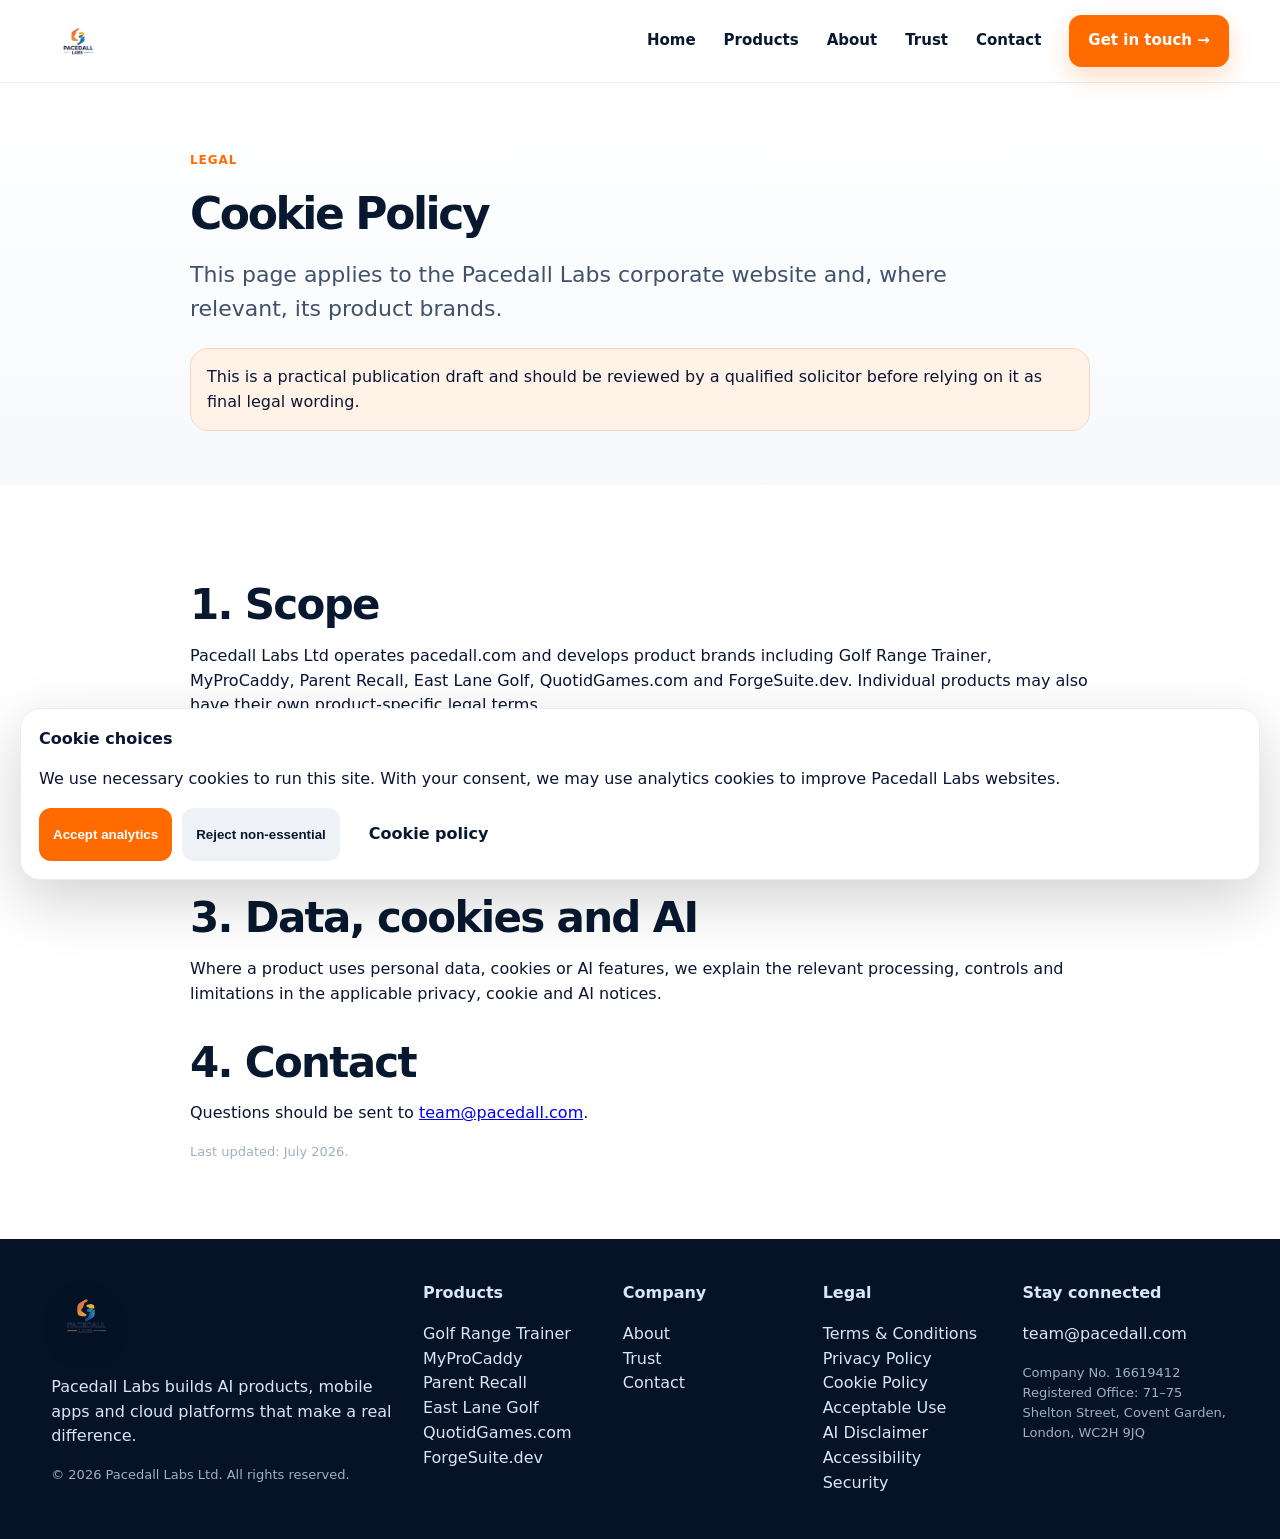
<file: legal/cookies.html>
<!doctype html><html lang='en'><head><meta charset='utf-8'><meta name='viewport' content='width=device-width, initial-scale=1'><title>Cookie Policy | Pacedall Labs</title><meta name='description' content='Cookie Policy for Pacedall Labs.'><link rel='stylesheet' href='/css/style.css'></head><body><header class='topbar'><div class='container nav'><a class='brand' href='/index.html'><img src='/assets/img/pacedall-labs-logo-transparent.png' alt='Pacedall Labs logo'></a><button class='menu-toggle'>Menu</button><nav class='navlinks'><a href='/index.html'>Home</a><a href='/products.html'>Products</a><a href='/about.html'>About</a><a href='/trust.html'>Trust</a><a href='/contact.html'>Contact</a><a class='btn' href='mailto:team@pacedall.com'>Get in touch →</a></nav></div></header><main><section class='page-hero'><div class='container legal'><span class='tag'>Legal</span><h1>Cookie Policy</h1><p class='lead'>This page applies to the Pacedall Labs corporate website and, where relevant, its product brands.</p><div class='notice'>This is a practical publication draft and should be reviewed by a qualified solicitor before relying on it as final legal wording.</div></div></section><section class='section'><div class='container legal'><h2>1. Scope</h2><p>Pacedall Labs Ltd operates pacedall.com and develops product brands including Golf Range Trainer, MyProCaddy, Parent Recall, East Lane Golf, QuotidGames.com and ForgeSuite.dev. Individual products may also have their own product-specific legal terms.</p><h2>2. User responsibilities</h2><p>You must use our websites and products lawfully, respectfully and without attempting to disrupt, copy, reverse-engineer or misuse the service.</p><h2>3. Data, cookies and AI</h2><p>Where a product uses personal data, cookies or AI features, we explain the relevant processing, controls and limitations in the applicable privacy, cookie and AI notices.</p><h2>4. Contact</h2><p>Questions should be sent to <a href='mailto:team@pacedall.com'>team@pacedall.com</a>.</p><p class='small'>Last updated: July 2026.</p></div></section></main><footer class='footer'><div class='container footer-grid'><div><img class='footer-logo' src='/assets/img/pacedall-labs-logo-transparent.png' alt='Pacedall Labs logo'><p>Pacedall Labs builds AI products, mobile apps and cloud platforms that make a real difference.</p><p class='small'>© 2026 Pacedall Labs Ltd. All rights reserved.</p></div><div><strong>Products</strong><p><a href='/products.html#golf-range-trainer'>Golf Range Trainer</a><br><a href='/products.html#myprocaddy'>MyProCaddy</a><br><a href='/products.html#parent-recall'>Parent Recall</a><br><a href='/products.html#east-lane-golf'>East Lane Golf</a><br><a href='/products.html#quotid-games'>QuotidGames.com</a><br><a href='/products.html#forgesuite'>ForgeSuite.dev</a></p></div><div><strong>Company</strong><p><a href='/about.html'>About</a><br><a href='/trust.html'>Trust</a><br><a href='/contact.html'>Contact</a></p></div><div><strong>Legal</strong><p><a href='/legal/terms.html'>Terms & Conditions</a><br><a href='/legal/privacy.html'>Privacy Policy</a><br><a href='/legal/cookies.html'>Cookie Policy</a><br><a href='/legal/acceptable-use.html'>Acceptable Use</a><br><a href='/legal/ai-disclaimer.html'>AI Disclaimer</a><br><a href='/legal/accessibility.html'>Accessibility</a><br><a href='/legal/security.html'>Security</a></p></div><div><strong>Stay connected</strong><p><a href='mailto:team@pacedall.com'>team@pacedall.com</a></p><p class='small'>Company No. 16619412<br>Registered Office: 71–75 Shelton Street, Covent Garden, London, WC2H 9JQ</p></div></div></footer><div class='cookie-banner'><strong>Cookie choices</strong><p>We use necessary cookies to run this site. With your consent, we may use analytics cookies to improve Pacedall Labs websites.</p><div class='cookie-actions'><button class='accept' data-cookie-choice='accepted'>Accept analytics</button><button class='reject' data-cookie-choice='rejected'>Reject non-essential</button><a class='btn light' href='/legal/cookies.html'>Cookie policy</a></div></div><script src='/js/main.js'></script></body></html>
</file>
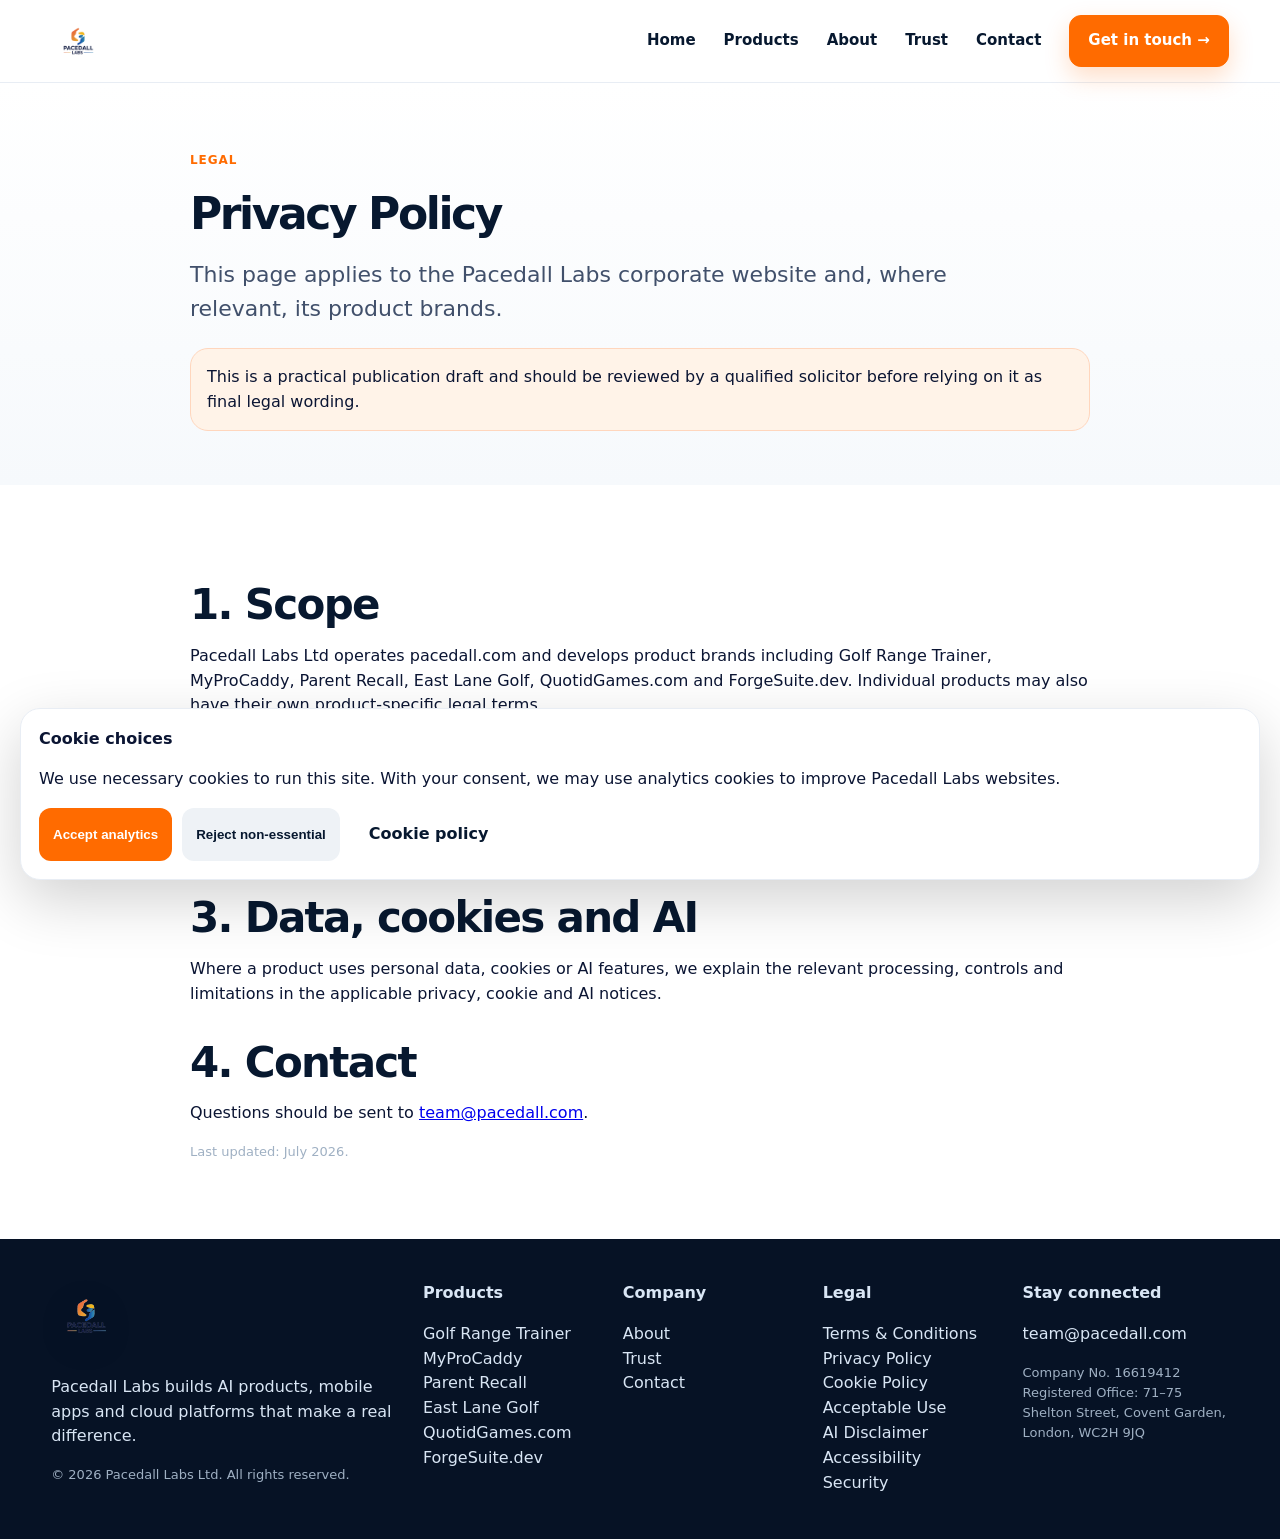
<file: legal/privacy.html>
<!doctype html><html lang='en'><head><meta charset='utf-8'><meta name='viewport' content='width=device-width, initial-scale=1'><title>Privacy Policy | Pacedall Labs</title><meta name='description' content='Privacy Policy for Pacedall Labs.'><link rel='stylesheet' href='/css/style.css'></head><body><header class='topbar'><div class='container nav'><a class='brand' href='/index.html'><img src='/assets/img/pacedall-labs-logo-transparent.png' alt='Pacedall Labs logo'></a><button class='menu-toggle'>Menu</button><nav class='navlinks'><a href='/index.html'>Home</a><a href='/products.html'>Products</a><a href='/about.html'>About</a><a href='/trust.html'>Trust</a><a href='/contact.html'>Contact</a><a class='btn' href='mailto:team@pacedall.com'>Get in touch →</a></nav></div></header><main><section class='page-hero'><div class='container legal'><span class='tag'>Legal</span><h1>Privacy Policy</h1><p class='lead'>This page applies to the Pacedall Labs corporate website and, where relevant, its product brands.</p><div class='notice'>This is a practical publication draft and should be reviewed by a qualified solicitor before relying on it as final legal wording.</div></div></section><section class='section'><div class='container legal'><h2>1. Scope</h2><p>Pacedall Labs Ltd operates pacedall.com and develops product brands including Golf Range Trainer, MyProCaddy, Parent Recall, East Lane Golf, QuotidGames.com and ForgeSuite.dev. Individual products may also have their own product-specific legal terms.</p><h2>2. User responsibilities</h2><p>You must use our websites and products lawfully, respectfully and without attempting to disrupt, copy, reverse-engineer or misuse the service.</p><h2>3. Data, cookies and AI</h2><p>Where a product uses personal data, cookies or AI features, we explain the relevant processing, controls and limitations in the applicable privacy, cookie and AI notices.</p><h2>4. Contact</h2><p>Questions should be sent to <a href='mailto:team@pacedall.com'>team@pacedall.com</a>.</p><p class='small'>Last updated: July 2026.</p></div></section></main><footer class='footer'><div class='container footer-grid'><div><img class='footer-logo' src='/assets/img/pacedall-labs-logo-transparent.png' alt='Pacedall Labs logo'><p>Pacedall Labs builds AI products, mobile apps and cloud platforms that make a real difference.</p><p class='small'>© 2026 Pacedall Labs Ltd. All rights reserved.</p></div><div><strong>Products</strong><p><a href='/products.html#golf-range-trainer'>Golf Range Trainer</a><br><a href='/products.html#myprocaddy'>MyProCaddy</a><br><a href='/products.html#parent-recall'>Parent Recall</a><br><a href='/products.html#east-lane-golf'>East Lane Golf</a><br><a href='/products.html#quotid-games'>QuotidGames.com</a><br><a href='/products.html#forgesuite'>ForgeSuite.dev</a></p></div><div><strong>Company</strong><p><a href='/about.html'>About</a><br><a href='/trust.html'>Trust</a><br><a href='/contact.html'>Contact</a></p></div><div><strong>Legal</strong><p><a href='/legal/terms.html'>Terms & Conditions</a><br><a href='/legal/privacy.html'>Privacy Policy</a><br><a href='/legal/cookies.html'>Cookie Policy</a><br><a href='/legal/acceptable-use.html'>Acceptable Use</a><br><a href='/legal/ai-disclaimer.html'>AI Disclaimer</a><br><a href='/legal/accessibility.html'>Accessibility</a><br><a href='/legal/security.html'>Security</a></p></div><div><strong>Stay connected</strong><p><a href='mailto:team@pacedall.com'>team@pacedall.com</a></p><p class='small'>Company No. 16619412<br>Registered Office: 71–75 Shelton Street, Covent Garden, London, WC2H 9JQ</p></div></div></footer><div class='cookie-banner'><strong>Cookie choices</strong><p>We use necessary cookies to run this site. With your consent, we may use analytics cookies to improve Pacedall Labs websites.</p><div class='cookie-actions'><button class='accept' data-cookie-choice='accepted'>Accept analytics</button><button class='reject' data-cookie-choice='rejected'>Reject non-essential</button><a class='btn light' href='/legal/cookies.html'>Cookie policy</a></div></div><script src='/js/main.js'></script></body></html>
</file>
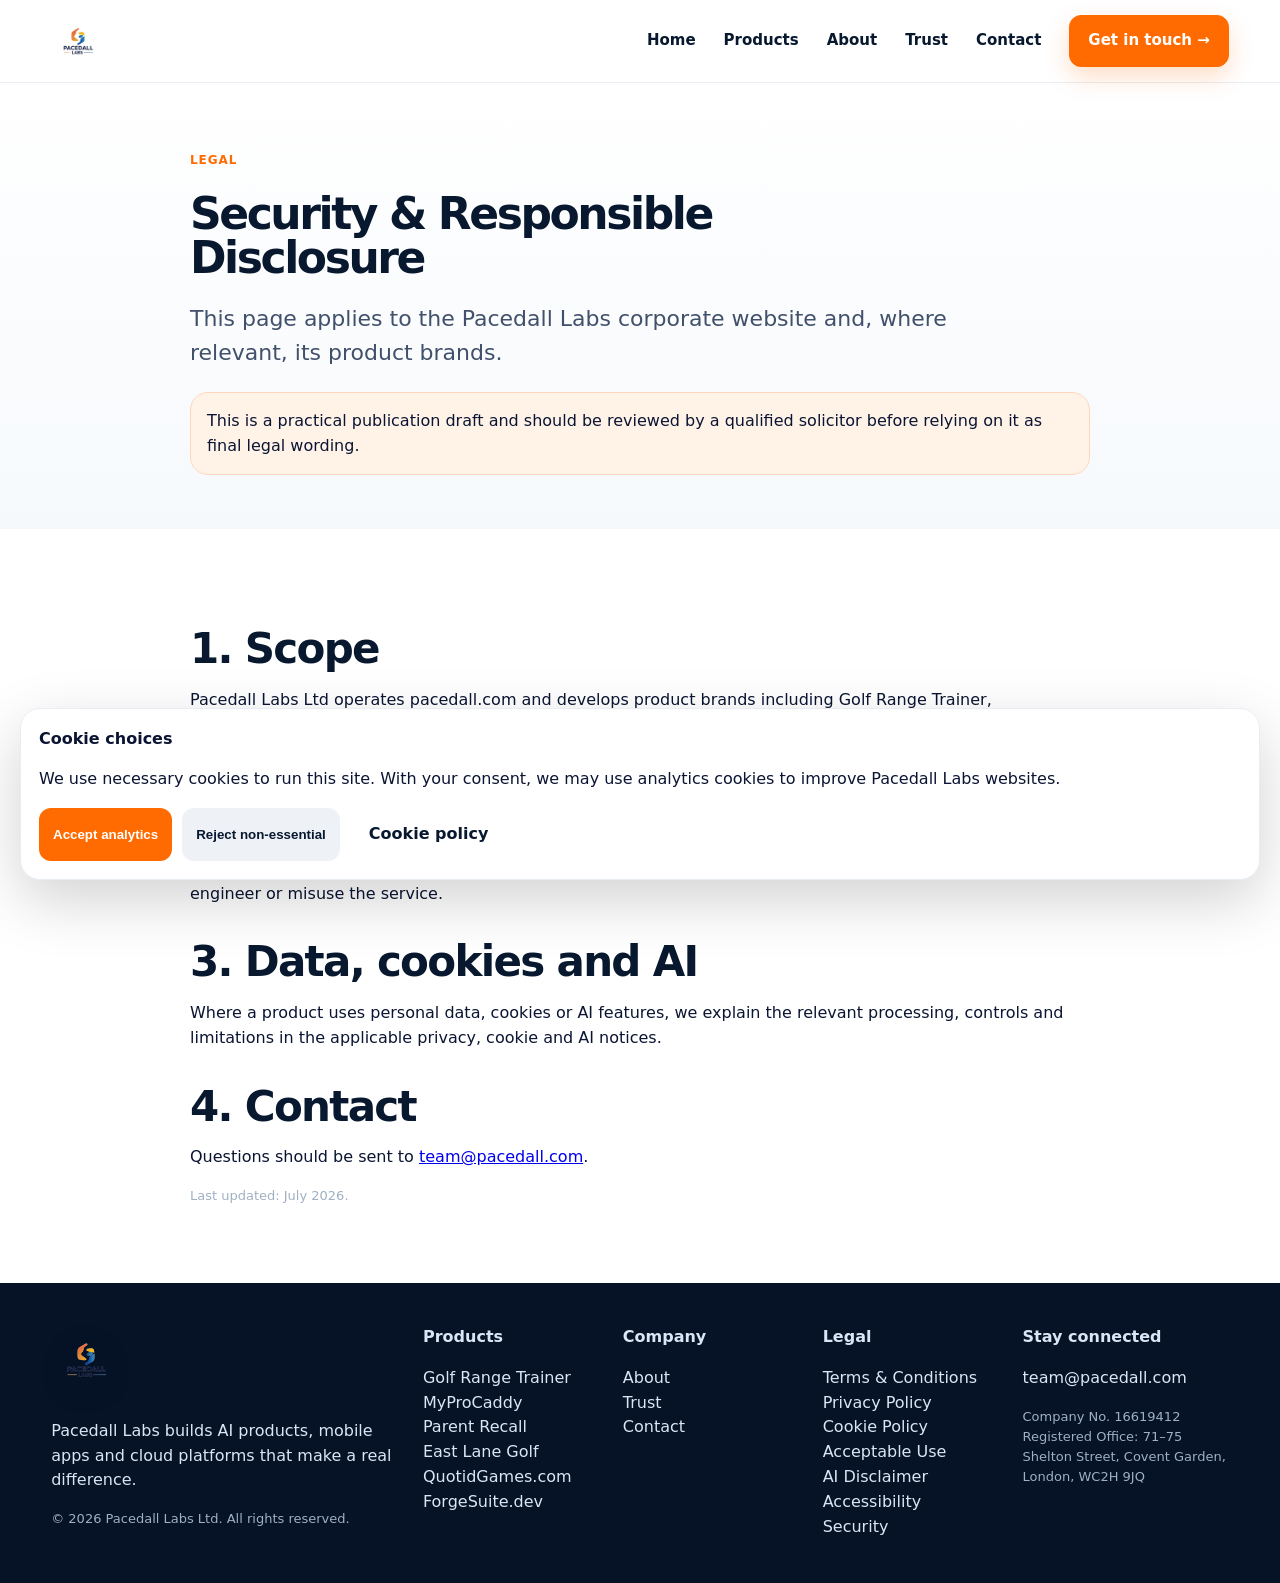
<file: legal/security.html>
<!doctype html><html lang='en'><head><meta charset='utf-8'><meta name='viewport' content='width=device-width, initial-scale=1'><title>Security & Responsible Disclosure | Pacedall Labs</title><meta name='description' content='Security & Responsible Disclosure for Pacedall Labs.'><link rel='stylesheet' href='/css/style.css'></head><body><header class='topbar'><div class='container nav'><a class='brand' href='/index.html'><img src='/assets/img/pacedall-labs-logo-transparent.png' alt='Pacedall Labs logo'></a><button class='menu-toggle'>Menu</button><nav class='navlinks'><a href='/index.html'>Home</a><a href='/products.html'>Products</a><a href='/about.html'>About</a><a href='/trust.html'>Trust</a><a href='/contact.html'>Contact</a><a class='btn' href='mailto:team@pacedall.com'>Get in touch →</a></nav></div></header><main><section class='page-hero'><div class='container legal'><span class='tag'>Legal</span><h1>Security & Responsible Disclosure</h1><p class='lead'>This page applies to the Pacedall Labs corporate website and, where relevant, its product brands.</p><div class='notice'>This is a practical publication draft and should be reviewed by a qualified solicitor before relying on it as final legal wording.</div></div></section><section class='section'><div class='container legal'><h2>1. Scope</h2><p>Pacedall Labs Ltd operates pacedall.com and develops product brands including Golf Range Trainer, MyProCaddy, Parent Recall, East Lane Golf, QuotidGames.com and ForgeSuite.dev. Individual products may also have their own product-specific legal terms.</p><h2>2. User responsibilities</h2><p>You must use our websites and products lawfully, respectfully and without attempting to disrupt, copy, reverse-engineer or misuse the service.</p><h2>3. Data, cookies and AI</h2><p>Where a product uses personal data, cookies or AI features, we explain the relevant processing, controls and limitations in the applicable privacy, cookie and AI notices.</p><h2>4. Contact</h2><p>Questions should be sent to <a href='mailto:team@pacedall.com'>team@pacedall.com</a>.</p><p class='small'>Last updated: July 2026.</p></div></section></main><footer class='footer'><div class='container footer-grid'><div><img class='footer-logo' src='/assets/img/pacedall-labs-logo-transparent.png' alt='Pacedall Labs logo'><p>Pacedall Labs builds AI products, mobile apps and cloud platforms that make a real difference.</p><p class='small'>© 2026 Pacedall Labs Ltd. All rights reserved.</p></div><div><strong>Products</strong><p><a href='/products.html#golf-range-trainer'>Golf Range Trainer</a><br><a href='/products.html#myprocaddy'>MyProCaddy</a><br><a href='/products.html#parent-recall'>Parent Recall</a><br><a href='/products.html#east-lane-golf'>East Lane Golf</a><br><a href='/products.html#quotid-games'>QuotidGames.com</a><br><a href='/products.html#forgesuite'>ForgeSuite.dev</a></p></div><div><strong>Company</strong><p><a href='/about.html'>About</a><br><a href='/trust.html'>Trust</a><br><a href='/contact.html'>Contact</a></p></div><div><strong>Legal</strong><p><a href='/legal/terms.html'>Terms & Conditions</a><br><a href='/legal/privacy.html'>Privacy Policy</a><br><a href='/legal/cookies.html'>Cookie Policy</a><br><a href='/legal/acceptable-use.html'>Acceptable Use</a><br><a href='/legal/ai-disclaimer.html'>AI Disclaimer</a><br><a href='/legal/accessibility.html'>Accessibility</a><br><a href='/legal/security.html'>Security</a></p></div><div><strong>Stay connected</strong><p><a href='mailto:team@pacedall.com'>team@pacedall.com</a></p><p class='small'>Company No. 16619412<br>Registered Office: 71–75 Shelton Street, Covent Garden, London, WC2H 9JQ</p></div></div></footer><div class='cookie-banner'><strong>Cookie choices</strong><p>We use necessary cookies to run this site. With your consent, we may use analytics cookies to improve Pacedall Labs websites.</p><div class='cookie-actions'><button class='accept' data-cookie-choice='accepted'>Accept analytics</button><button class='reject' data-cookie-choice='rejected'>Reject non-essential</button><a class='btn light' href='/legal/cookies.html'>Cookie policy</a></div></div><script src='/js/main.js'></script></body></html>
</file>
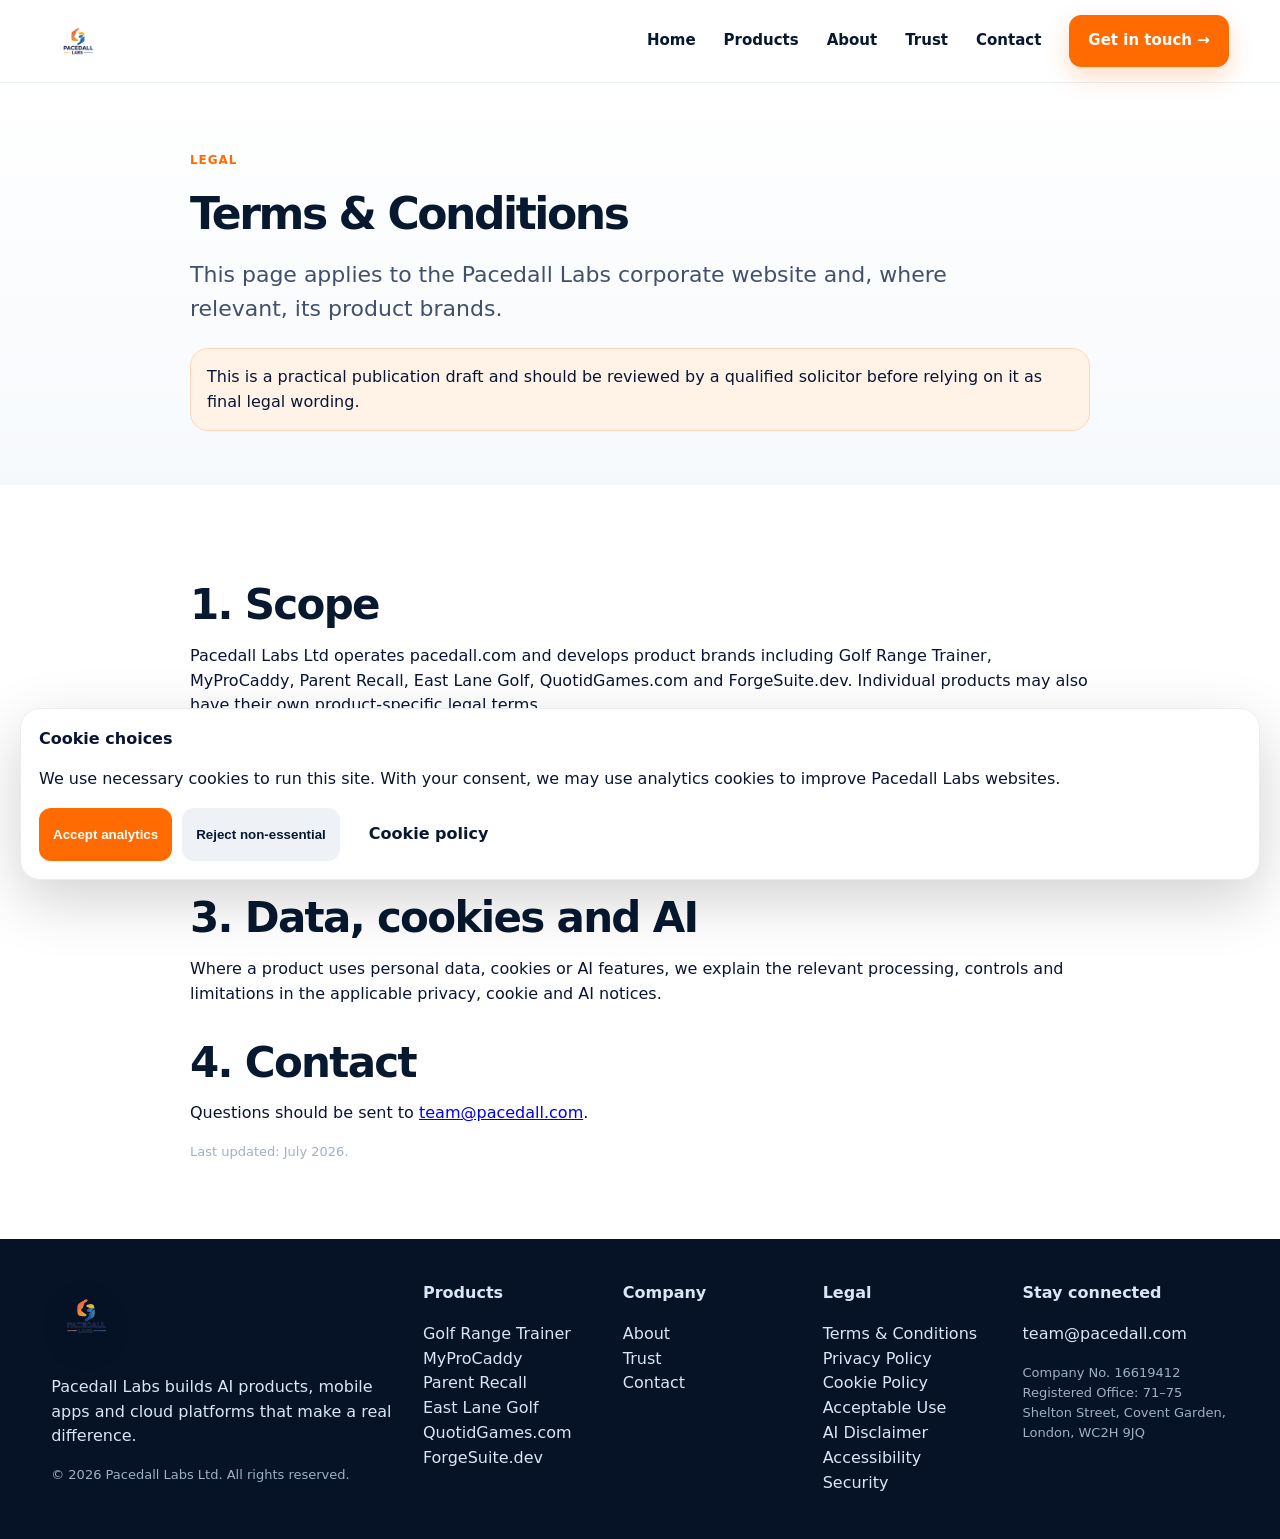
<file: legal/terms.html>
<!doctype html><html lang='en'><head><meta charset='utf-8'><meta name='viewport' content='width=device-width, initial-scale=1'><title>Terms & Conditions | Pacedall Labs</title><meta name='description' content='Terms & Conditions for Pacedall Labs.'><link rel='stylesheet' href='/css/style.css'></head><body><header class='topbar'><div class='container nav'><a class='brand' href='/index.html'><img src='/assets/img/pacedall-labs-logo-transparent.png' alt='Pacedall Labs logo'></a><button class='menu-toggle'>Menu</button><nav class='navlinks'><a href='/index.html'>Home</a><a href='/products.html'>Products</a><a href='/about.html'>About</a><a href='/trust.html'>Trust</a><a href='/contact.html'>Contact</a><a class='btn' href='mailto:team@pacedall.com'>Get in touch →</a></nav></div></header><main><section class='page-hero'><div class='container legal'><span class='tag'>Legal</span><h1>Terms & Conditions</h1><p class='lead'>This page applies to the Pacedall Labs corporate website and, where relevant, its product brands.</p><div class='notice'>This is a practical publication draft and should be reviewed by a qualified solicitor before relying on it as final legal wording.</div></div></section><section class='section'><div class='container legal'><h2>1. Scope</h2><p>Pacedall Labs Ltd operates pacedall.com and develops product brands including Golf Range Trainer, MyProCaddy, Parent Recall, East Lane Golf, QuotidGames.com and ForgeSuite.dev. Individual products may also have their own product-specific legal terms.</p><h2>2. User responsibilities</h2><p>You must use our websites and products lawfully, respectfully and without attempting to disrupt, copy, reverse-engineer or misuse the service.</p><h2>3. Data, cookies and AI</h2><p>Where a product uses personal data, cookies or AI features, we explain the relevant processing, controls and limitations in the applicable privacy, cookie and AI notices.</p><h2>4. Contact</h2><p>Questions should be sent to <a href='mailto:team@pacedall.com'>team@pacedall.com</a>.</p><p class='small'>Last updated: July 2026.</p></div></section></main><footer class='footer'><div class='container footer-grid'><div><img class='footer-logo' src='/assets/img/pacedall-labs-logo-transparent.png' alt='Pacedall Labs logo'><p>Pacedall Labs builds AI products, mobile apps and cloud platforms that make a real difference.</p><p class='small'>© 2026 Pacedall Labs Ltd. All rights reserved.</p></div><div><strong>Products</strong><p><a href='/products.html#golf-range-trainer'>Golf Range Trainer</a><br><a href='/products.html#myprocaddy'>MyProCaddy</a><br><a href='/products.html#parent-recall'>Parent Recall</a><br><a href='/products.html#east-lane-golf'>East Lane Golf</a><br><a href='/products.html#quotid-games'>QuotidGames.com</a><br><a href='/products.html#forgesuite'>ForgeSuite.dev</a></p></div><div><strong>Company</strong><p><a href='/about.html'>About</a><br><a href='/trust.html'>Trust</a><br><a href='/contact.html'>Contact</a></p></div><div><strong>Legal</strong><p><a href='/legal/terms.html'>Terms & Conditions</a><br><a href='/legal/privacy.html'>Privacy Policy</a><br><a href='/legal/cookies.html'>Cookie Policy</a><br><a href='/legal/acceptable-use.html'>Acceptable Use</a><br><a href='/legal/ai-disclaimer.html'>AI Disclaimer</a><br><a href='/legal/accessibility.html'>Accessibility</a><br><a href='/legal/security.html'>Security</a></p></div><div><strong>Stay connected</strong><p><a href='mailto:team@pacedall.com'>team@pacedall.com</a></p><p class='small'>Company No. 16619412<br>Registered Office: 71–75 Shelton Street, Covent Garden, London, WC2H 9JQ</p></div></div></footer><div class='cookie-banner'><strong>Cookie choices</strong><p>We use necessary cookies to run this site. With your consent, we may use analytics cookies to improve Pacedall Labs websites.</p><div class='cookie-actions'><button class='accept' data-cookie-choice='accepted'>Accept analytics</button><button class='reject' data-cookie-choice='rejected'>Reject non-essential</button><a class='btn light' href='/legal/cookies.html'>Cookie policy</a></div></div><script src='/js/main.js'></script></body></html>
</file>
<file: css/style.css>
:root{--navy:#07182f;--deep:#04101f;--blue:#1676c8;--orange:#ff6b00;--gold:#f5bb22;--cream:#fffaf3;--ink:#0b1533;--muted:#5d6982;--line:#e8edf4;--card:#ffffff;--soft:#f6f9fc;--shadow:0 18px 50px rgba(7,24,47,.11)}*{box-sizing:border-box}html{scroll-behavior:smooth}body{margin:0;font-family:Inter,system-ui,-apple-system,Segoe UI,Roboto,Arial,sans-serif;color:var(--ink);background:#fff;line-height:1.55}.container{width:min(1240px,92%);margin:auto}.topbar{position:sticky;top:0;z-index:50;background:rgba(255,255,255,.96);backdrop-filter:blur(14px);border-bottom:1px solid var(--line)}.nav{display:flex;align-items:center;justify-content:space-between;padding:14px 0}.brand img{height:54px;width:auto;display:block}.navlinks{display:flex;gap:28px;align-items:center}.navlinks a{color:var(--navy);text-decoration:none;font-weight:750;font-size:15px}.navlinks a:hover{color:var(--orange)}.btn{display:inline-flex;align-items:center;justify-content:center;gap:8px;border-radius:12px;padding:13px 18px;background:var(--orange);color:#fff!important;text-decoration:none;font-weight:850;border:1px solid var(--orange);box-shadow:0 10px 25px rgba(255,107,0,.22)}.btn.secondary{background:transparent;color:#fff!important;border-color:rgba(255,255,255,.55);box-shadow:none}.btn.light{background:#fff;color:var(--navy)!important;border-color:#fff;box-shadow:none}.hero{position:relative;overflow:hidden;background:radial-gradient(circle at 75% 40%,rgba(22,118,200,.33),transparent 32%),radial-gradient(circle at 45% 25%,rgba(255,107,0,.15),transparent 25%),linear-gradient(120deg,#051225 0%,#07182f 48%,#0b2547 100%);color:#fff}.hero:after{content:"";position:absolute;inset:0;background:linear-gradient(90deg,rgba(5,18,37,.95),rgba(5,18,37,.64) 45%,rgba(5,18,37,.2)),url('data:image/svg+xml;utf8,<svg xmlns="http://www.w3.org/2000/svg" viewBox="0 0 900 500"><g fill="none" stroke="%23ffb15a" stroke-opacity=".38"><path d="M0 350 C250 130 560 90 900 160"/><path d="M120 500 C350 230 620 170 900 230"/><path d="M300 0 C420 180 610 310 900 410"/><path d="M0 150 C310 240 570 260 900 80"/></g><g fill="%23ffb15a" fill-opacity=".9"><circle cx="180" cy="300" r="4"/><circle cx="380" cy="190" r="4"/><circle cx="590" cy="230" r="4"/><circle cx="740" cy="145" r="4"/></g></svg>') right center/60% auto no-repeat;opacity:.95}.hero .container{position:relative;z-index:1;padding:76px 0 68px}.eyebrow{color:var(--orange);font-weight:950;text-transform:uppercase;letter-spacing:.1em;font-size:14px}.hero h1,.page-hero h1{font-size:clamp(42px,6.5vw,76px);line-height:1;margin:14px 0 20px;letter-spacing:-.055em;max-width:680px}.gradient{background:linear-gradient(90deg,var(--orange),var(--gold),var(--blue));-webkit-background-clip:text;background-clip:text;color:transparent}.lead{font-size:clamp(18px,2vw,22px);max-width:760px;color:#dfe9f7}.page-hero .lead,.section .lead{color:#41506b}.hero-actions{display:flex;gap:14px;flex-wrap:wrap;margin-top:28px}.section{padding:64px 0}.section.soft{background:var(--soft)}.section.dark{background:var(--deep);color:#fff}.section h2{font-size:clamp(28px,4vw,42px);line-height:1.06;color:var(--navy);letter-spacing:-.04em;margin:0 0 14px}.section.dark h2,.section.dark h3{color:#fff}.section-head{display:flex;justify-content:space-between;gap:20px;align-items:end;margin-bottom:22px}.grid{display:grid;grid-template-columns:repeat(3,1fr);gap:18px}.grid.two{grid-template-columns:repeat(2,1fr)}.products-grid{display:grid;grid-template-columns:repeat(6,1fr);gap:16px}.card,.product-card,.trust-item{background:#fff;border:1px solid var(--line);border-radius:18px;padding:22px;box-shadow:var(--shadow)}.product-card{min-height:255px;display:flex;flex-direction:column}.product-card p{flex:1}.icon{width:58px;height:58px;border-radius:15px;display:grid;place-items:center;margin-bottom:14px;background:linear-gradient(135deg,var(--navy),var(--blue));color:#fff;font-weight:950;font-size:24px}.icon.golf{background:linear-gradient(135deg,#004225,#0e7a45)}.icon.parent{background:linear-gradient(135deg,#5623b8,#8b40ff)}.icon.east{background:linear-gradient(135deg,#063b2e,#0e6b52)}.icon.game{background:linear-gradient(135deg,#061225,#10294f)}.icon.forge{background:linear-gradient(135deg,#1676c8,#0c4e9a)}.tag{display:inline-block;font-size:12px;font-weight:900;text-transform:uppercase;color:var(--orange);letter-spacing:.08em;margin-bottom:8px}.card h3,.product-card h3{color:var(--navy);font-size:21px;margin:0 0 8px;line-height:1.15}.link{font-weight:850;color:var(--orange);text-decoration:none}.trust-row{display:grid;grid-template-columns:repeat(5,1fr);gap:18px}.trust-item{box-shadow:none}.trust-item .big{font-size:36px;color:var(--orange)}.footer{background:#061225;color:#d9e6f5;padding:42px 0 28px}.footer a{color:#d9e6f5;text-decoration:none}.footer-grid{display:grid;grid-template-columns:2fr 1fr 1fr 1fr 1.2fr;gap:28px}.footer-logo{height:70px;width:auto;filter:drop-shadow(0 8px 18px rgba(0,0,0,.22))}.small{font-size:13px;color:#9fb0c3}.page-hero{padding:64px 0 34px;background:linear-gradient(180deg,#fff,var(--soft))}.legal{max-width:900px}.legal h1{color:var(--navy);font-size:44px}.legal h2{color:var(--navy);margin-top:34px}.notice{background:#fff3e8;border:1px solid #ffd6bd;border-radius:18px;padding:16px;margin:20px 0}.cookie-banner{position:fixed;left:20px;right:20px;bottom:20px;z-index:99;background:#fff;border:1px solid var(--line);box-shadow:0 20px 60px rgba(0,0,0,.18);border-radius:20px;padding:18px;display:none}.cookie-banner.show{display:block}.cookie-actions{display:flex;gap:10px;flex-wrap:wrap;margin-top:12px}.cookie-actions button{border:0;border-radius:12px;padding:11px 14px;font-weight:850;cursor:pointer}.accept{background:var(--orange);color:white}.reject{background:#eef2f6;color:var(--navy)}.menu-toggle{display:none;background:none;border:0;font-weight:900;color:var(--navy)}@media(max-width:1050px){.products-grid{grid-template-columns:repeat(3,1fr)}.trust-row,.footer-grid{grid-template-columns:repeat(2,1fr)}}@media(max-width:820px){.brand img{height:44px}.menu-toggle{display:block}.navlinks{display:none;position:absolute;left:0;right:0;top:73px;background:#fff;padding:20px;flex-direction:column;border-bottom:1px solid var(--line)}.navlinks.open{display:flex}.grid,.grid.two,.products-grid,.trust-row,.footer-grid{grid-template-columns:1fr}.hero .container{padding:56px 0}.hero h1{font-size:44px}.section-head{display:block}.hero:after{background:linear-gradient(90deg,rgba(5,18,37,.96),rgba(5,18,37,.82));}}
</file>
